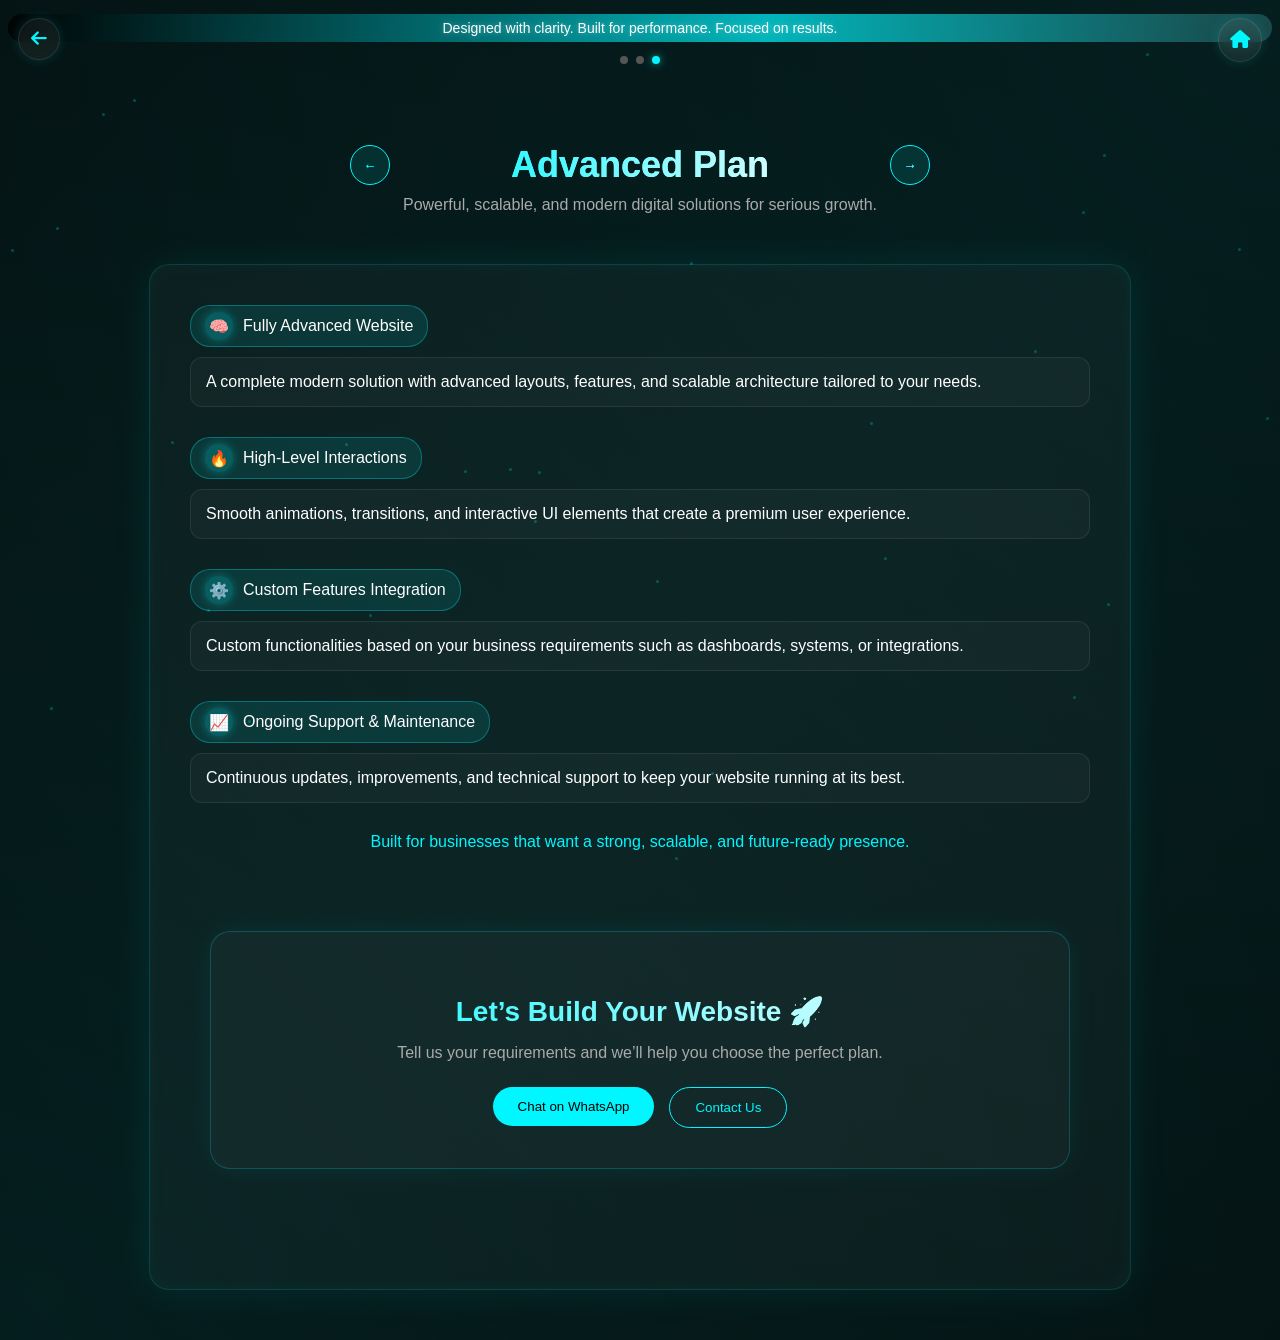
<file: advancedplan.html>
<!doctype html>
<html lang="en">
  <head>
    <meta charset="UTF-8" />
    <meta name="viewport" content="width=device-width, initial-scale=1.0" />
    <title>Plan Details | WebNest</title>
    <link rel="stylesheet" href="css/pricing.css" />
    <link
      rel="stylesheet"
      href="https://cdnjs.cloudflare.com/ajax/libs/font-awesome/6.5.0/css/all.min.css"
    />

    <meta
      name="description"
      content="WebNest Studio builds modern, fast and responsive websites for businesses, colleges and personal brands."
    />

    <meta
      name="keywords"
      content="Web Design, Web Development, WebNest Studio, Business Website, Portfolio Website"
    />

    <meta name="author" content="WebNest Studio" />
    <meta property="og:title" content="WebNest Studio" />
    <meta
      property="og:description"
      content="Modern websites that grow your business."
    />
    <meta property="og:image" content="images/logo/logo.png" />
    <link rel="icon" href="images/logo/logo.png" />
  </head>

  <p class="top-bar">
    Designed with clarity. Built for performance. Focused on results.
  </p>

  <div class="dots">
    <span class="dot"></span>
    <span class="dot"></span>
    <span class="dot active"></span>
  </div>

  <body>
    <!-- TOP ACTION BUTTONS -->

    <div class="top-actions">
      <!-- BACK -->
      <button class="top-icon" onclick="history.back()">
        <i class="fa-solid fa-arrow-left"></i>
      </button>

      <!-- HOME -->
      <a href="home.html" class="top-icon">
        <i class="fa-solid fa-house"></i>
      </a>
    </div>

    <div class="bg-orb orb1"></div>
    <div class="bg-orb orb2"></div>
    <div class="particles"></div>

    <section class="section center">
      <h1 class="plan-name">
        <button class="nav-btn left" onclick="goPrev()">←</button>

        <span id="planTitleText">Advanced Plan</span>

        <button class="nav-btn right" onclick="goNext()">→</button>
      </h1>

      <p>
        Powerful, scalable, and modern digital solutions for serious growth.
      </p>
    </section>

    <section class="plan-container">
      <div class="feature">
        <div class="feature-title">
          <span class="icon">🧠</span> Fully Advanced Website
        </div>
        <div class="feature-desc">
          A complete modern solution with advanced layouts, features, and
          scalable architecture tailored to your needs.
        </div>
      </div>

      <div class="feature">
        <div class="feature-title">
          <span class="icon">🔥</span> High-Level Interactions
        </div>
        <div class="feature-desc">
          Smooth animations, transitions, and interactive UI elements that
          create a premium user experience.
        </div>
      </div>

      <div class="feature">
        <div class="feature-title">
          <span class="icon">⚙️</span> Custom Features Integration
        </div>
        <div class="feature-desc">
          Custom functionalities based on your business requirements such as
          dashboards, systems, or integrations.
        </div>
      </div>

      <div class="feature">
        <div class="feature-title">
          <span class="icon">📈</span> Ongoing Support & Maintenance
        </div>
        <div class="feature-desc">
          Continuous updates, improvements, and technical support to keep your
          website running at its best.
        </div>
      </div>

      <div class="final-note">
        Built for businesses that want a strong, scalable, and future-ready
        presence.
      </div>

      <section class="cta-section">
        <h2>Let’s Build Your Website 🚀</h2>
        <p>
          Tell us your requirements and we’ll help you choose the perfect plan.
        </p>
        <div class="cta-buttons">
          <a
            href="https://wa.me/message/CSTRZB66CZC2C1?text=Hi%2C%20I%E2%80%99d%20like%20to%20build%20a%20modern%20website%20for%20my%20business.%20Can%20we%20discuss%20the%20details%3F"
            target="_blank"
          >
            <button class="btn">Chat on WhatsApp</button>
          </a>
          <a href="index.html#contact">
            <button class="btn-outline">Contact Us</button>
          </a>
        </div>
      </section>
    </section>

    <script src="js/pricing.js"></script>
  </body>
</html>
</file>
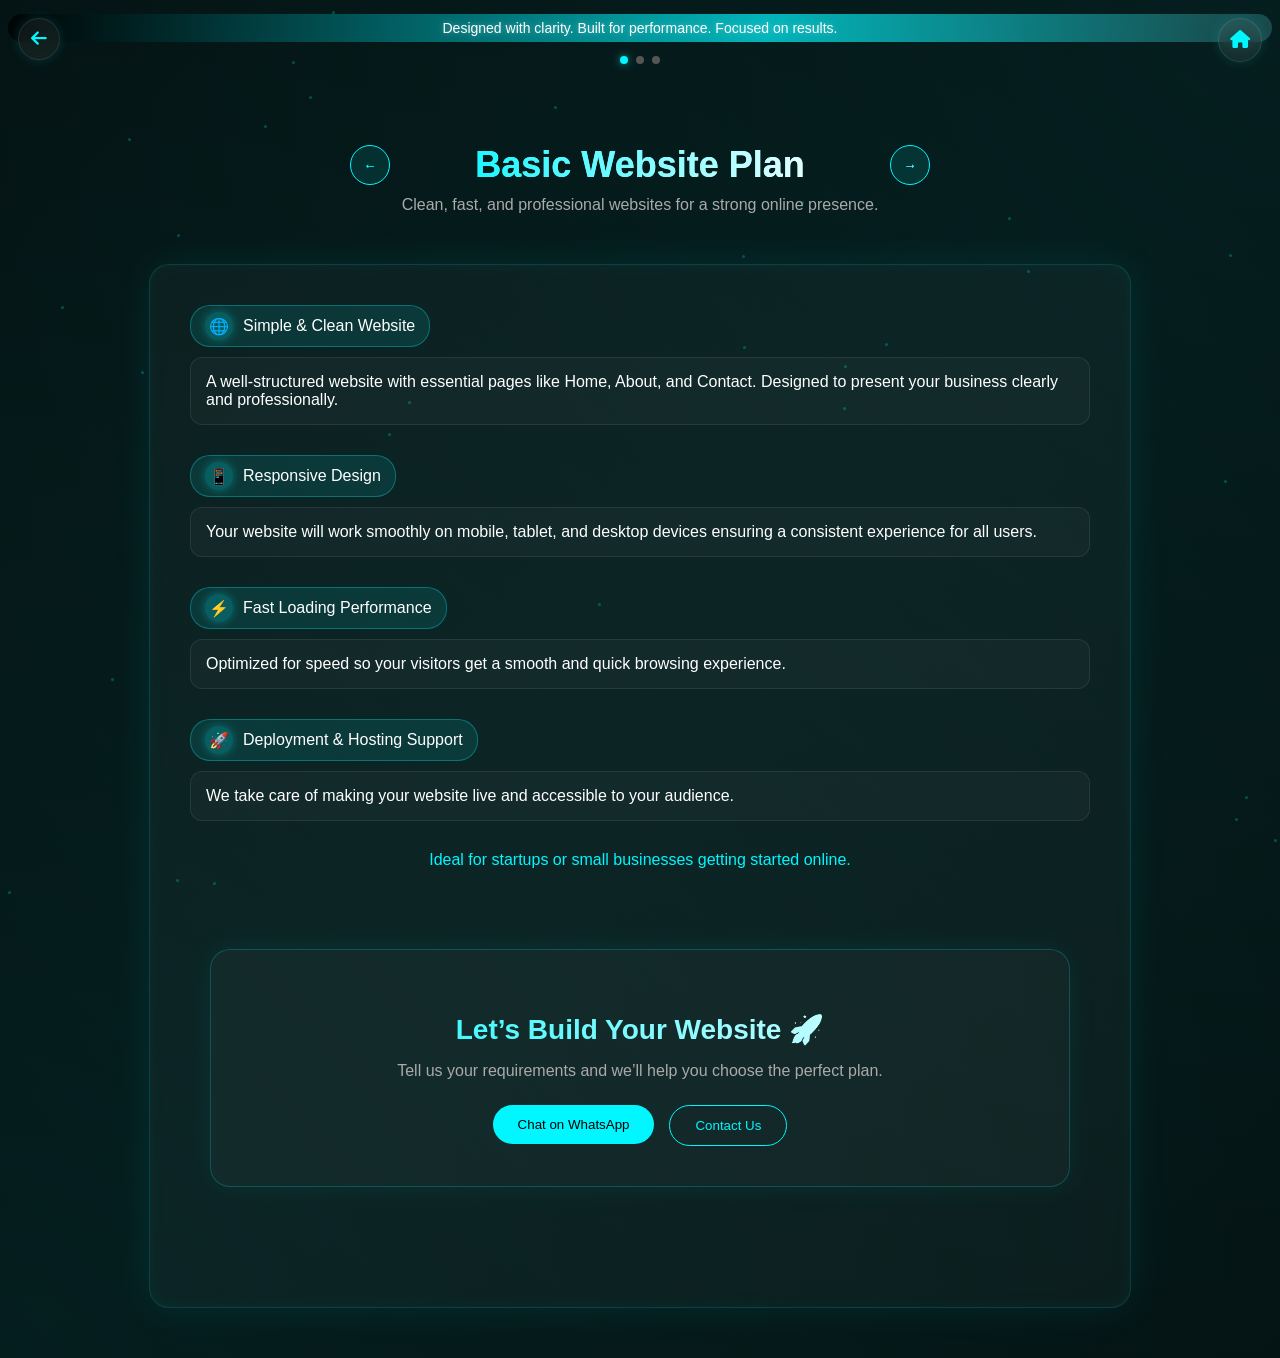
<file: basicplan.html>
<!doctype html>
<html lang="en">
  <head>
    <meta charset="UTF-8" />
    <meta name="viewport" content="width=device-width, initial-scale=1.0" />
    <title>Plan Details | WebNest</title>
    <link rel="stylesheet" href="css/pricing.css" />
    <link
      rel="stylesheet"
      href="https://cdnjs.cloudflare.com/ajax/libs/font-awesome/6.5.0/css/all.min.css"
    />

    <meta
      name="description"
      content="WebNest Studio builds modern, fast and responsive websites for businesses, colleges and personal brands."
    />

    <meta
      name="keywords"
      content="Web Design, Web Development, WebNest Studio, Business Website, Portfolio Website"
    />

    <meta name="author" content="WebNest Studio" />
    <meta property="og:title" content="WebNest Studio" />
    <meta
      property="og:description"
      content="Modern websites that grow your business."
    />
    <meta property="og:image" content="images/logo/logo.png" />

    <link rel="icon" href="images/logo/logo.png" />
  </head>
  <body>
    <p class="top-bar">
      Designed with clarity. Built for performance. Focused on results.
    </p>

    <div class="dots">
      <span class="dot active"></span>
      <span class="dot"></span>
      <span class="dot"></span>
    </div>
    <!-- TOP ACTION BUTTONS -->

    <div class="top-actions">
      <!-- BACK -->
      <button class="top-icon" onclick="history.back()">
        <i class="fa-solid fa-arrow-left"></i>
      </button>

      <!-- HOME -->
      <a href="home.html" class="top-icon">
        <i class="fa-solid fa-house"></i>
      </a>
    </div>

    <div class="bg-orb orb1"></div>
    <div class="bg-orb orb2"></div>
    <div class="particles"></div>

    <section class="section center">
      <h1 class="plan-name">
        <button class="nav-btn left" onclick="goPrev()">←</button>

        <span id="planTitleText">Basic Website Plan</span>

        <button class="nav-btn right" onclick="goNext()">→</button>
      </h1>

      <p>
        Clean, fast, and professional websites for a strong online presence.
      </p>
    </section>

    <section class="plan-container">
      <div class="feature">
        <div class="feature-title">
          <span class="icon">🌐</span> Simple & Clean Website
        </div>
        <div class="feature-desc">
          A well-structured website with essential pages like Home, About, and
          Contact. Designed to present your business clearly and professionally.
        </div>
      </div>

      <div class="feature">
        <div class="feature-title">
          <span class="icon">📱</span> Responsive Design
        </div>
        <div class="feature-desc">
          Your website will work smoothly on mobile, tablet, and desktop devices
          ensuring a consistent experience for all users.
        </div>
      </div>

      <div class="feature">
        <div class="feature-title">
          <span class="icon">⚡</span> Fast Loading Performance
        </div>
        <div class="feature-desc">
          Optimized for speed so your visitors get a smooth and quick browsing
          experience.
        </div>
      </div>

      <div class="feature">
        <div class="feature-title">
          <span class="icon">🚀</span> Deployment & Hosting Support
        </div>
        <div class="feature-desc">
          We take care of making your website live and accessible to your
          audience.
        </div>
      </div>

      <div class="final-note">
        Ideal for startups or small businesses getting started online.
      </div>

      <section class="cta-section">
        <h2>Let’s Build Your Website 🚀</h2>
        <p>
          Tell us your requirements and we’ll help you choose the perfect plan.
        </p>
        <div class="cta-buttons">
          <a
            href="https://wa.me/message/CSTRZB66CZC2C1?text=Hi%2C%20I%E2%80%99d%20like%20to%20build%20a%20modern%20website%20for%20my%20business.%20Can%20we%20discuss%20the%20details%3F"
            target="_blank"
          >
            <button class="btn">Chat on WhatsApp</button>
          </a>
          <a href="index.html#contact">
            <button class="btn-outline">Contact Us</button>
          </a>
        </div>
      </section>
    </section>

    <script src="js/pricing.js"></script>
  </body>
</html>
</file>
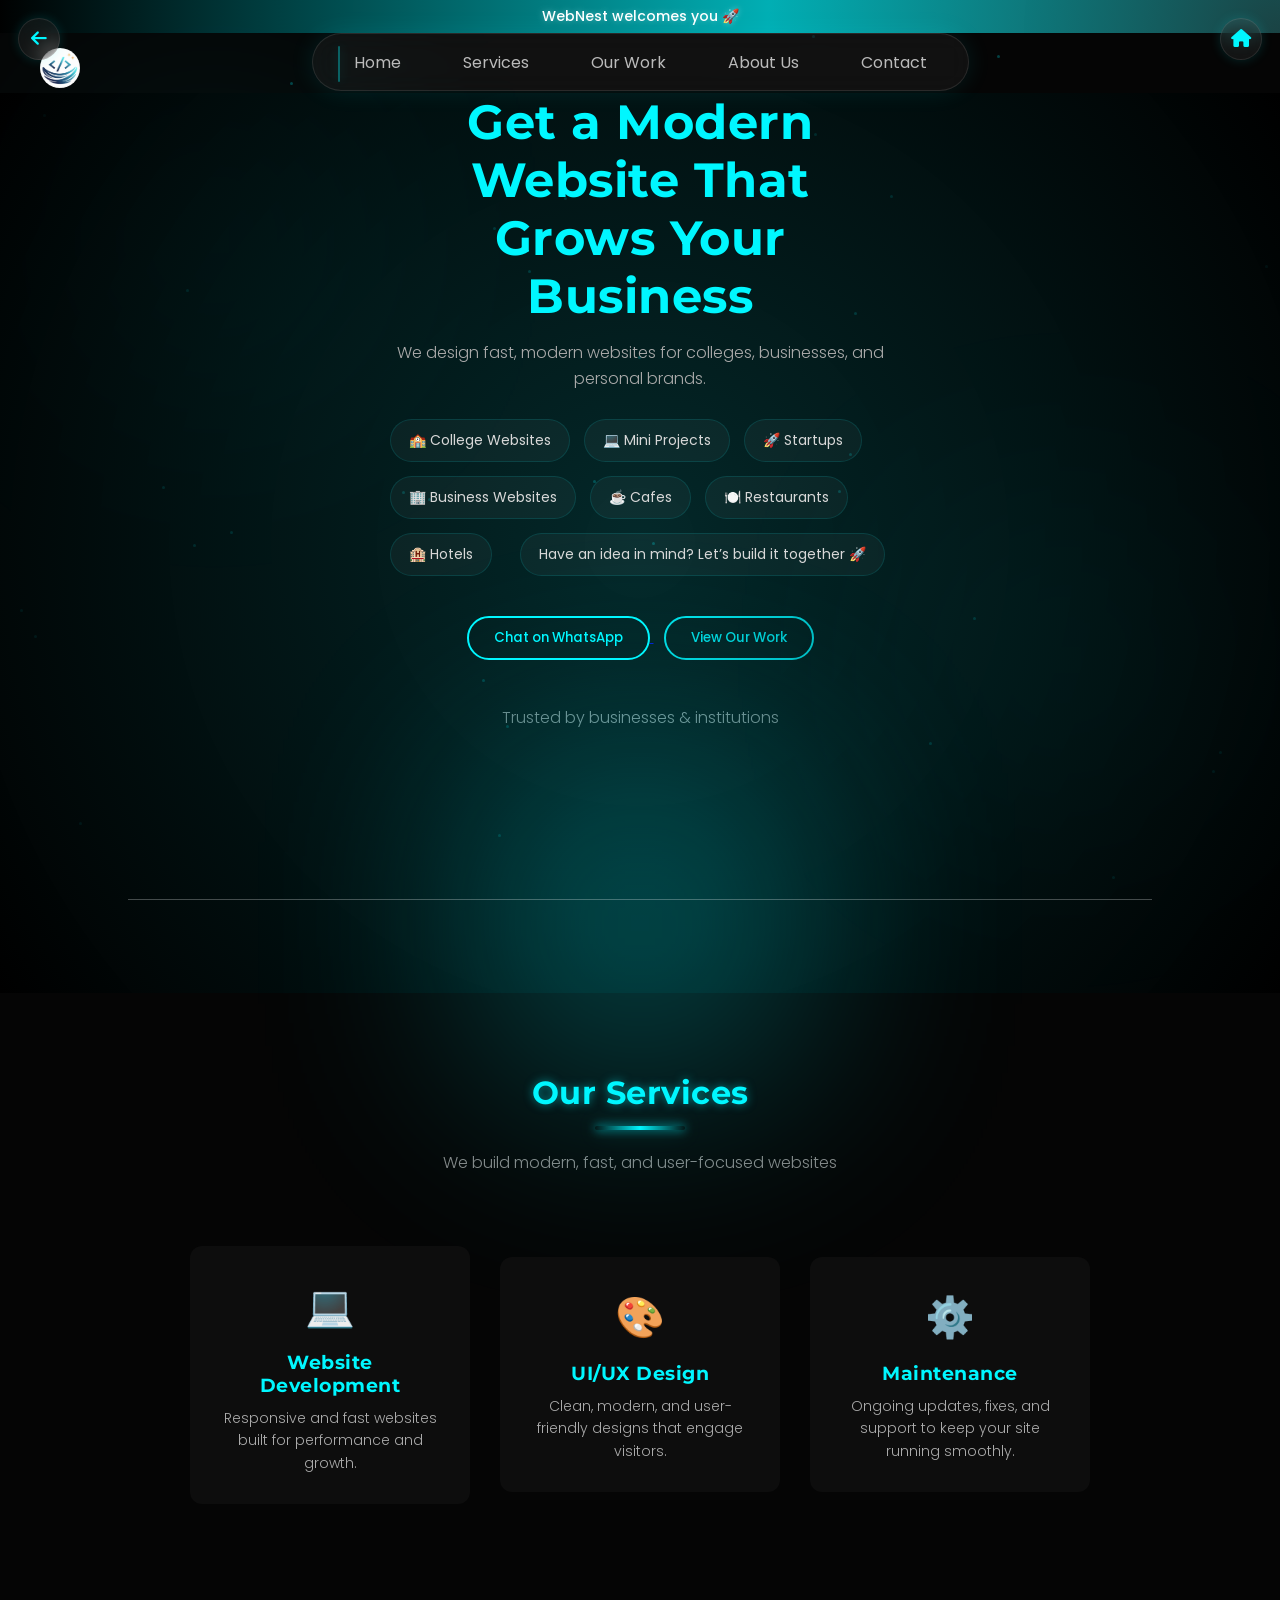
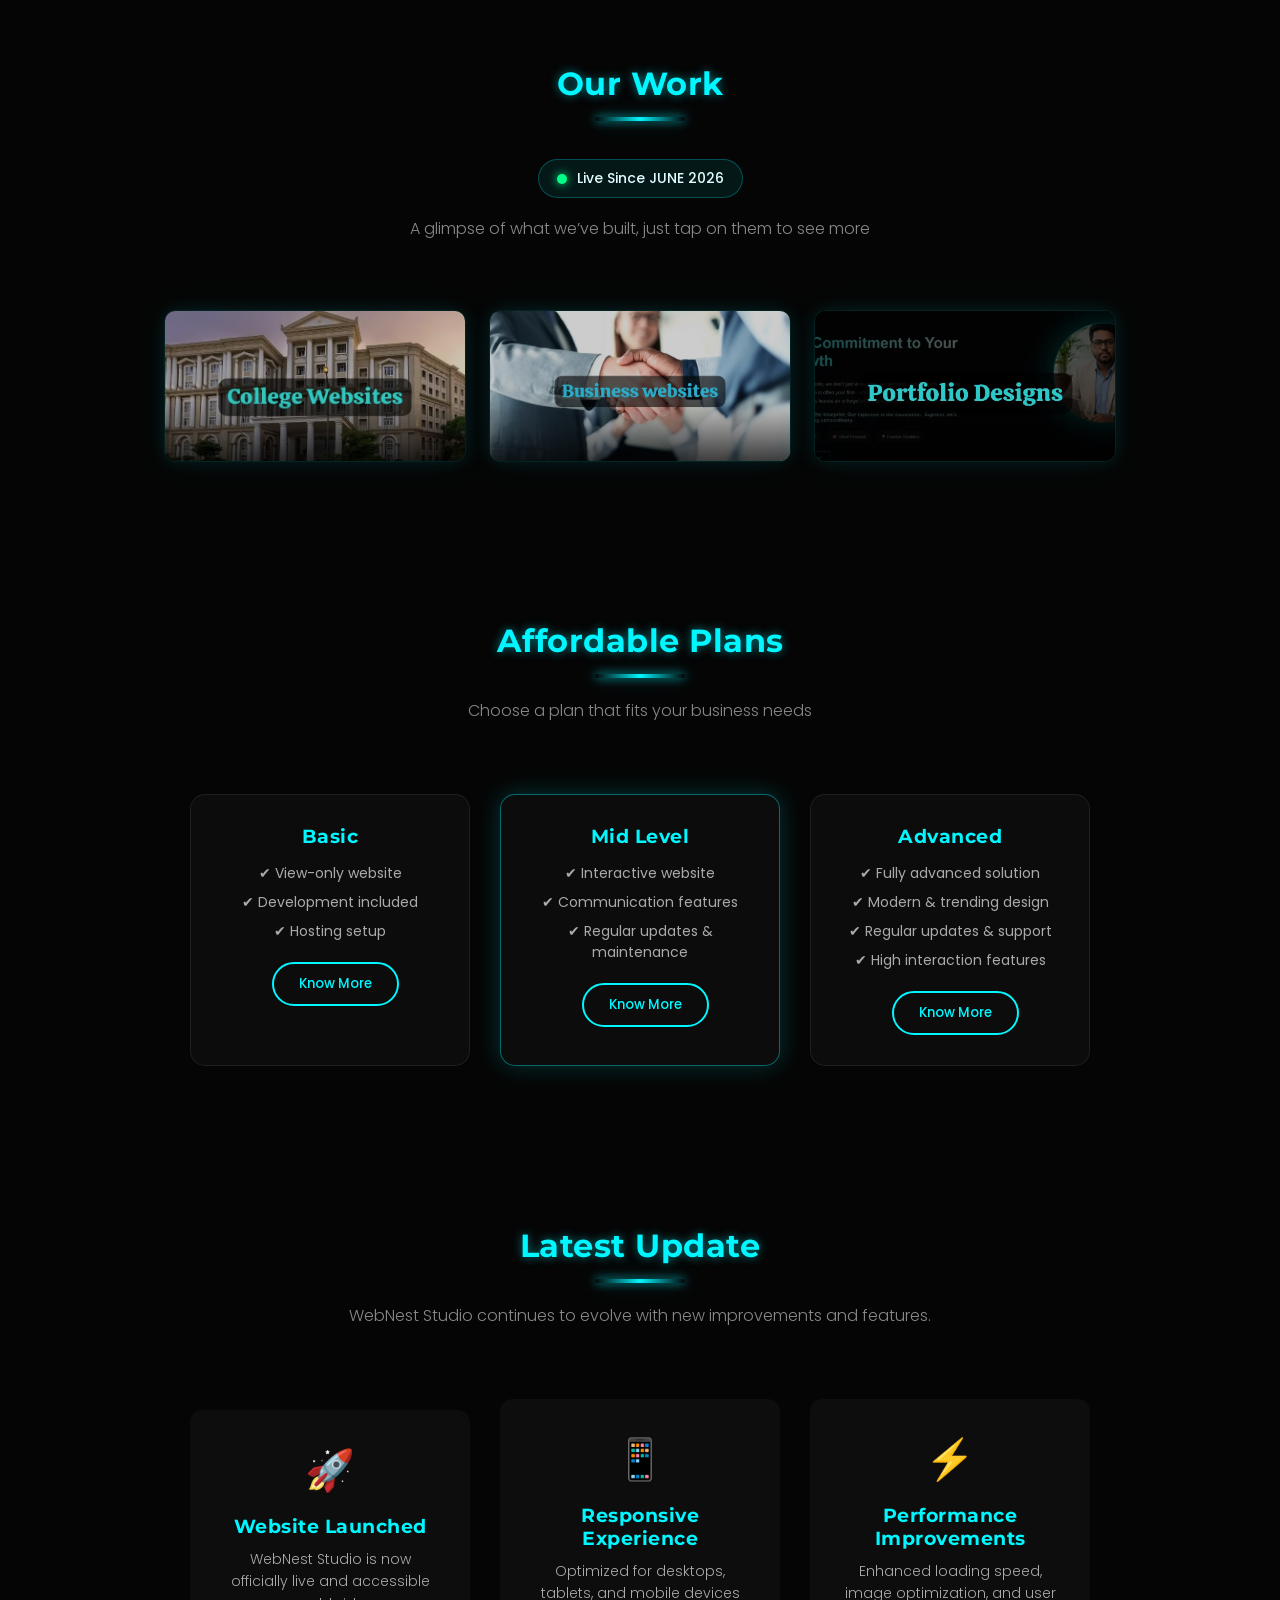
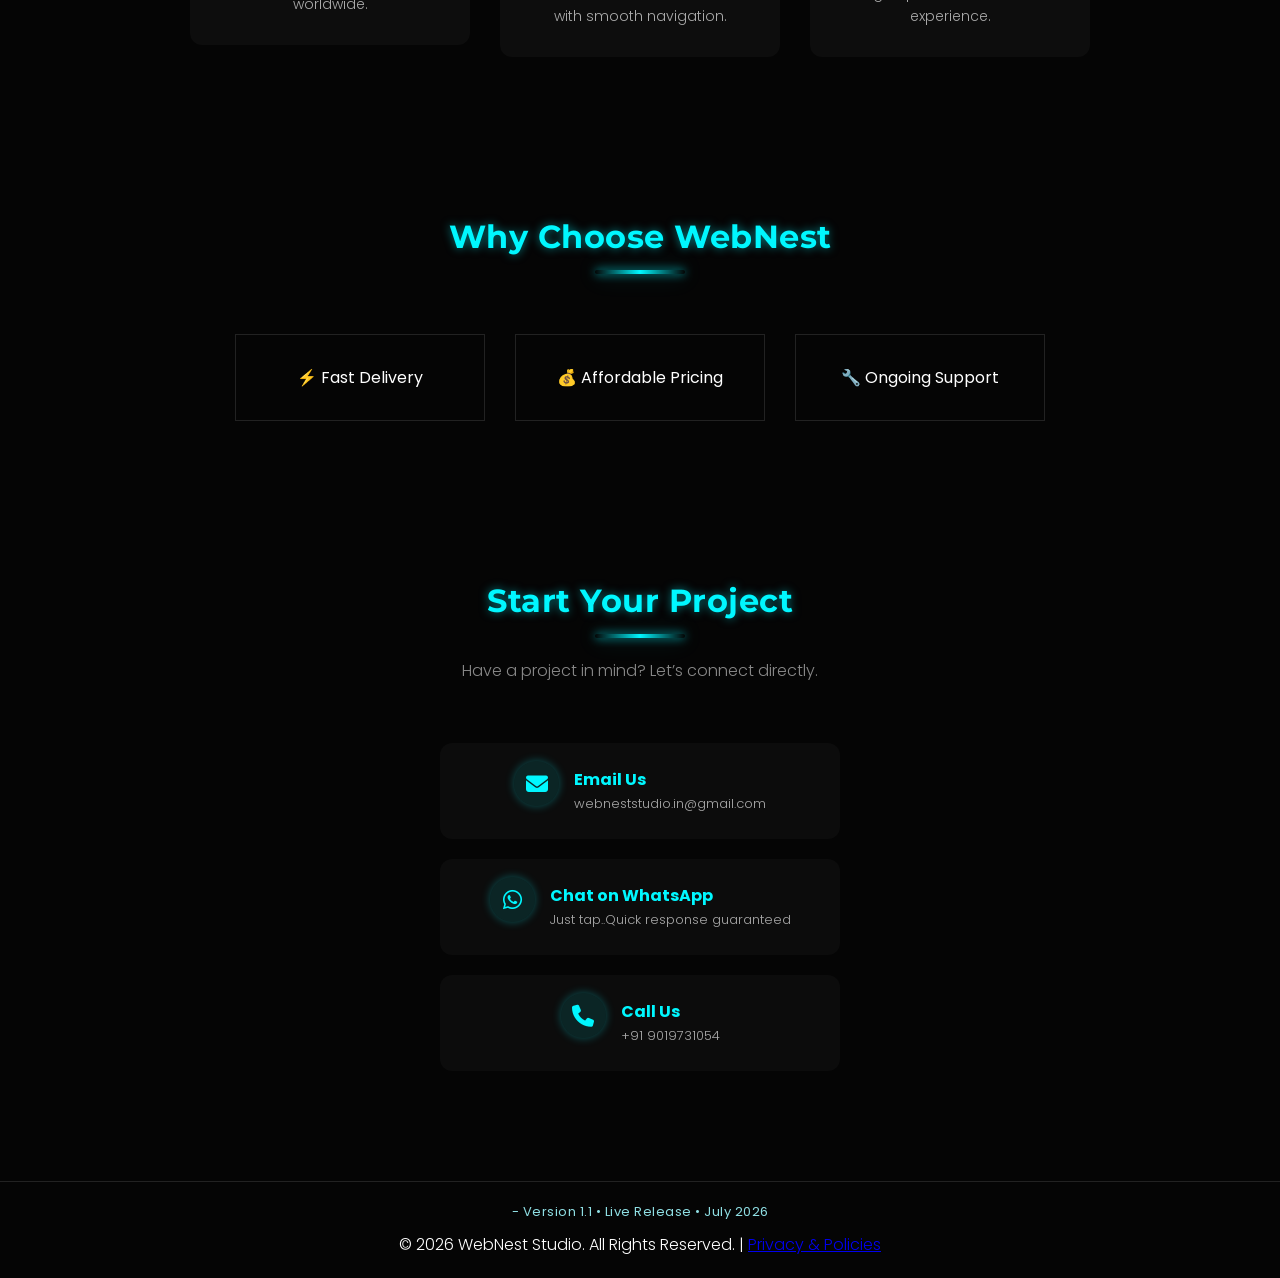
<file: home.html>
<!doctype html>
<html lang="en">
  <head>
    <meta charset="UTF-8" />
    <meta name="viewport" content="width=device-width, initial-scale=1.0" />
    <title>WebNest Studio</title>

    <link
      href="https://fonts.googleapis.com/css2?family=Montserrat:wght@600;700&family=Poppins:wght@300;400;500;600&display=swap"
      rel="stylesheet"
    />

    <link
      rel="stylesheet"
      href="https://cdnjs.cloudflare.com/ajax/libs/font-awesome/6.5.0/css/all.min.css"
    />

    <link rel="stylesheet" href="css/style.css" />
    <meta
      name="description"
      content="WebNest Studio builds modern, fast and responsive websites for businesses, colleges and personal brands."
    />

    <meta
      name="keywords"
      content="Web Design, Web Development, WebNest Studio, Business Website, Portfolio Website"
    />

    <meta name="author" content="WebNest Studio" />
    <meta property="og:title" content="WebNest Studio" />
    <meta
      property="og:description"
      content="Modern websites that grow your business."
    />
    <meta property="og:image" content="images/logo/logo.png" />
    <link rel="icon" href="images/logo/logo.png" />
  </head>

  <body>
    <!-- TOP ACTION BUTTONS -->

    <div class="top-actions">
      <!-- BACK -->
      <button class="top-icon" onclick="history.back()">
        <i class="fa-solid fa-arrow-left"></i>
      </button>

      <!-- HOME -->
      <a href="home.html" class="top-icon">
        <i class="fa-solid fa-house"></i>
      </a>
    </div>

    <div class="particles"></div>

    <div class="orb orb1"></div>
    <div class="orb orb2"></div>

    <div class="top-bar">WebNest welcomes you 🚀</div>

    <!-- NAVBAR -->
    <nav class="navbar">
      <div class="logo">
        <img src="images/logo/logo.png" alt="logo" height="30" />
      </div>

      <div class="nav-pill">
        <ul class="nav-links">
          <div class="nav-bubble"></div>

          <li><a href="#hero">Home</a></li>
          <li><a href="#services">Services</a></li>
          <li><a href="#portfolio">Our Work</a></li>
          <li><a href="about.html">About Us</a></li>
          <li><a href="#contact">Contact</a></li>
        </ul>
      </div>
    </nav>

    <!-- HERO -->
    <section class="hero">
      <div class="hero-left">
        <h1 class="fade-up">Get a Modern Website That Grows Your Business</h1>
        <p class="fade-up">
          We design fast, modern websites for colleges, businesses, and personal
          brands.
        </p>

        <div class="hero-tags fade-up">
          <span>🏫 College Websites</span>

          <span>💻 Mini Projects</span>

          <span>🚀 Startups</span>

          <span>🏢 Business Websites</span>

          <span>☕ Cafes</span>

          <span>🍽️ Restaurants</span>

          <span>🏨 Hotels</span><br />

          <span>Have an idea in mind? Let’s build it together 🚀</span>
        </div>

        <div class="hero-buttons">
          <a
            href="https://wa.me/message/CSTRZB66CZC2C1?text=Hi%2C%20I%E2%80%99d%20like%20to%20build%20a%20modern%20website%20for%20my%20business.%20Can%20we%20discuss%20the%20details%3F    "
            target="_blank"
          >
            <button class="btn">Chat on WhatsApp</button>
          </a>

          <a href="#portfolio"
            ><button class="btn-outline">View Our Work</button></a
          >
        </div>
      </div>
      <div class="hero-trust">
        <p>Trusted by businesses & institutions</p>

        <div class="trust-items">
          <span class="trust-item">⚡ Fast Delivery</span>
          <span class="trust-item">💰 Affordable</span>
          <span class="trust-item">🔧 Ongoing Support</span>
        </div>
      </div>

      <div class="hero-right">
        <div class="glow-box"></div>
      </div>
    </section>

    <!-- SERVICES -->
    <section id="services" class="section">
      <div class="section-header">
        <h2>Our Services</h2>
        <p class="section-sub">
          We build modern, fast, and user-focused websites
        </p>
        <div class="section-line"></div>
      </div>

      <div class="services">
        <div class="service-card fade-up">
          <div class="icon">💻</div>
          <h3>Website Development</h3>
          <p>Responsive and fast websites built for performance and growth.</p>
        </div>

        <div class="service-card fade-up">
          <div class="icon">🎨</div>
          <h3>UI/UX Design</h3>
          <p>Clean, modern, and user-friendly designs that engage visitors.</p>
        </div>

        <div class="service-card fade-up">
          <div class="icon">⚙️</div>
          <h3>Maintenance</h3>
          <p>
            Ongoing updates, fixes, and support to keep your site running
            smoothly.
          </p>
        </div>
      </div>
    </section>

    <!-- PORTFOLIO -->
    <section id="portfolio" class="section">
      <h2>Our Work</h2>

      <div class="live-badge fade-up">
        <span class="live-dot"></span>
        Live Since JUNE 2026
        <!--  v1.1 update  -->
      </div>
      <p class="section-sub">
        A glimpse of what we’ve built, just tap on them to see more
      </p>

      <div class="portfolio">
        <div class="project fade-up" onclick="goToWork()">
          <img src="images/projects/project1.webp" alt="Project 1" />

          <div class="overlay">
            <h3>College Website</h3>

            <button href="work.html" class="view-btn">View Project</button>
          </div>
        </div>

        <div class="project fade-up" onclick="goToWork()">
          <img src="images/projects/project2.webp" alt="Project 2" />

          <div class="overlay">
            <h3>Business Website</h3>
            <button class="view-btn">View Project</button>
          </div>
        </div>

        <div class="project fade-up" onclick="goToWork()">
          <img src="images/projects/project3.webp" alt="Project 3" />
          <div class="overlay">
            <h3>Portfolio Design</h3>
            <button class="view-btn">View Project</button>
          </div>
        </div>
      </div>
    </section>

    <!------------ PRICING -------------->
    <section class="section">
      <div class="section-header">
        <h2>Affordable Plans</h2>
        <p class="section-sub">Choose a plan that fits your business needs</p>
        <div class="section-line"></div>
      </div>

      <div class="pricing">
        <!-- BASIC -->
        <div class="price-card">
          <h3>Basic</h3>
          <ul>
            <li>✔ View-only website</li>
            <li>✔ Development included</li>
            <li>✔ Hosting setup</li>
          </ul>
          <a href="basicplan.html"
            ><button class="btn-outline">Know More</button></a
          >
        </div>

        <!-- MID -->
        <div class="price-card highlight">
          <h3>Mid Level</h3>
          <ul>
            <li>✔ Interactive website</li>
            <li>✔ Communication features</li>
            <li>✔ Regular updates & maintenance</li>
          </ul>
          <a href="midplan.html"
            ><button class="btn-outline">Know More</button></a
          >
        </div>

        <!-- ADVANCED -->
        <div class="price-card">
          <h3>Advanced</h3>
          <ul>
            <li>✔ Fully advanced solution</li>
            <li>✔ Modern & trending design</li>
            <li>✔ Regular updates & support</li>
            <li>✔ High interaction features</li>
          </ul>
          <a href="advancedplan.html"
            ><button class="btn-outline">Know More</button></a
          >
        </div>
      </div>
    </section>

    <!-- LATEST UPDATE          v1.0 -->
    <section class="section">
      <div class="section-header">
        <h2>Latest Update</h2>
        <p class="section-sub">
          WebNest Studio continues to evolve with new improvements and features.
        </p>
        <div class="section-line"></div>
      </div>

      <div class="services">
        <div class="service-card fade-up">
          <div class="icon">🚀</div>
          <h3>Website Launched</h3>
          <p>WebNest Studio is now officially live and accessible worldwide.</p>
        </div>

        <div class="service-card fade-up">
          <div class="icon">📱</div>
          <h3>Responsive Experience</h3>
          <p>
            Optimized for desktops, tablets, and mobile devices with smooth
            navigation.
          </p>
        </div>

        <div class="service-card fade-up">
          <div class="icon">⚡</div>
          <h3>Performance Improvements</h3>
          <p>
            Enhanced loading speed, image optimization, and user experience.
          </p>
        </div>
      </div>
    </section>

    <!-- WHY CHOOSE US -->
    <section class="section">
      <h2>Why Choose WebNest</h2>

      <div class="services">
        <div class="card">⚡ Fast Delivery</div>
        <div class="card">💰 Affordable Pricing</div>
        <div class="card">🔧 Ongoing Support</div>
      </div>
    </section>

    <!-- CONTACT -->
    <section id="contact" class="section contact">
      <h2>Start Your Project</h2>
      <p class="section-sub">Have a project in mind? Let’s connect directly.</p>

      <div class="contact-cards">
        <!-- EMAIL -->
        <a
          href="https://mail.google.com/mail/?view=cm&fs=1&to=webneststudio.in@gmail.com&su=Project Inquiry&body=Hi, I want to build a website"
          target="_blank"
          class="contact-item fade-up"
        >
          <i class="fa-solid fa-envelope icon"></i>
          <div>
            <h4>Email Us</h4>
            <p>webneststudio.in@gmail.com</p>
          </div>
        </a>

        <!-- WHATSAPP -->
        <a
          href="https://wa.me/message/CSTRZB66CZC2C1?text=Hi%2C%20I%E2%80%99d%20like%20to%20build%20a%20modern%20website%20for%20my%20business.%20Can%20we%20discuss%20the%20details%3F"
          target="_blank"
          class="contact-item fade-up"
        >
          <i class="fa-brands fa-whatsapp icon"></i>
          <div>
            <h4>Chat on WhatsApp</h4>
            <p>Just tap..Quick response guaranteed</p>
          </div>
        </a>

        <!-- CALL -->
        <a href="tel:9019731054" class="contact-item fade-up">
          <i class="fa-solid fa-phone icon"></i>
          <div>
            <h4>Call Us</h4>
            <p>+91 9019731054</p>
          </div>
        </a>
      </div>
    </section>

    <footer>
      <div class="footer-version">
        <!--  v1.1 -->
        - Version 1.1 • Live Release • July 2026
      </div>

      <p>
        © 2026 WebNest Studio. All Rights Reserved. |
        <a href="legal.html">Privacy & Policies</a>
      </p>
    </footer>

    <script src="js/script.js"></script>
  </body>
</html>
</file>
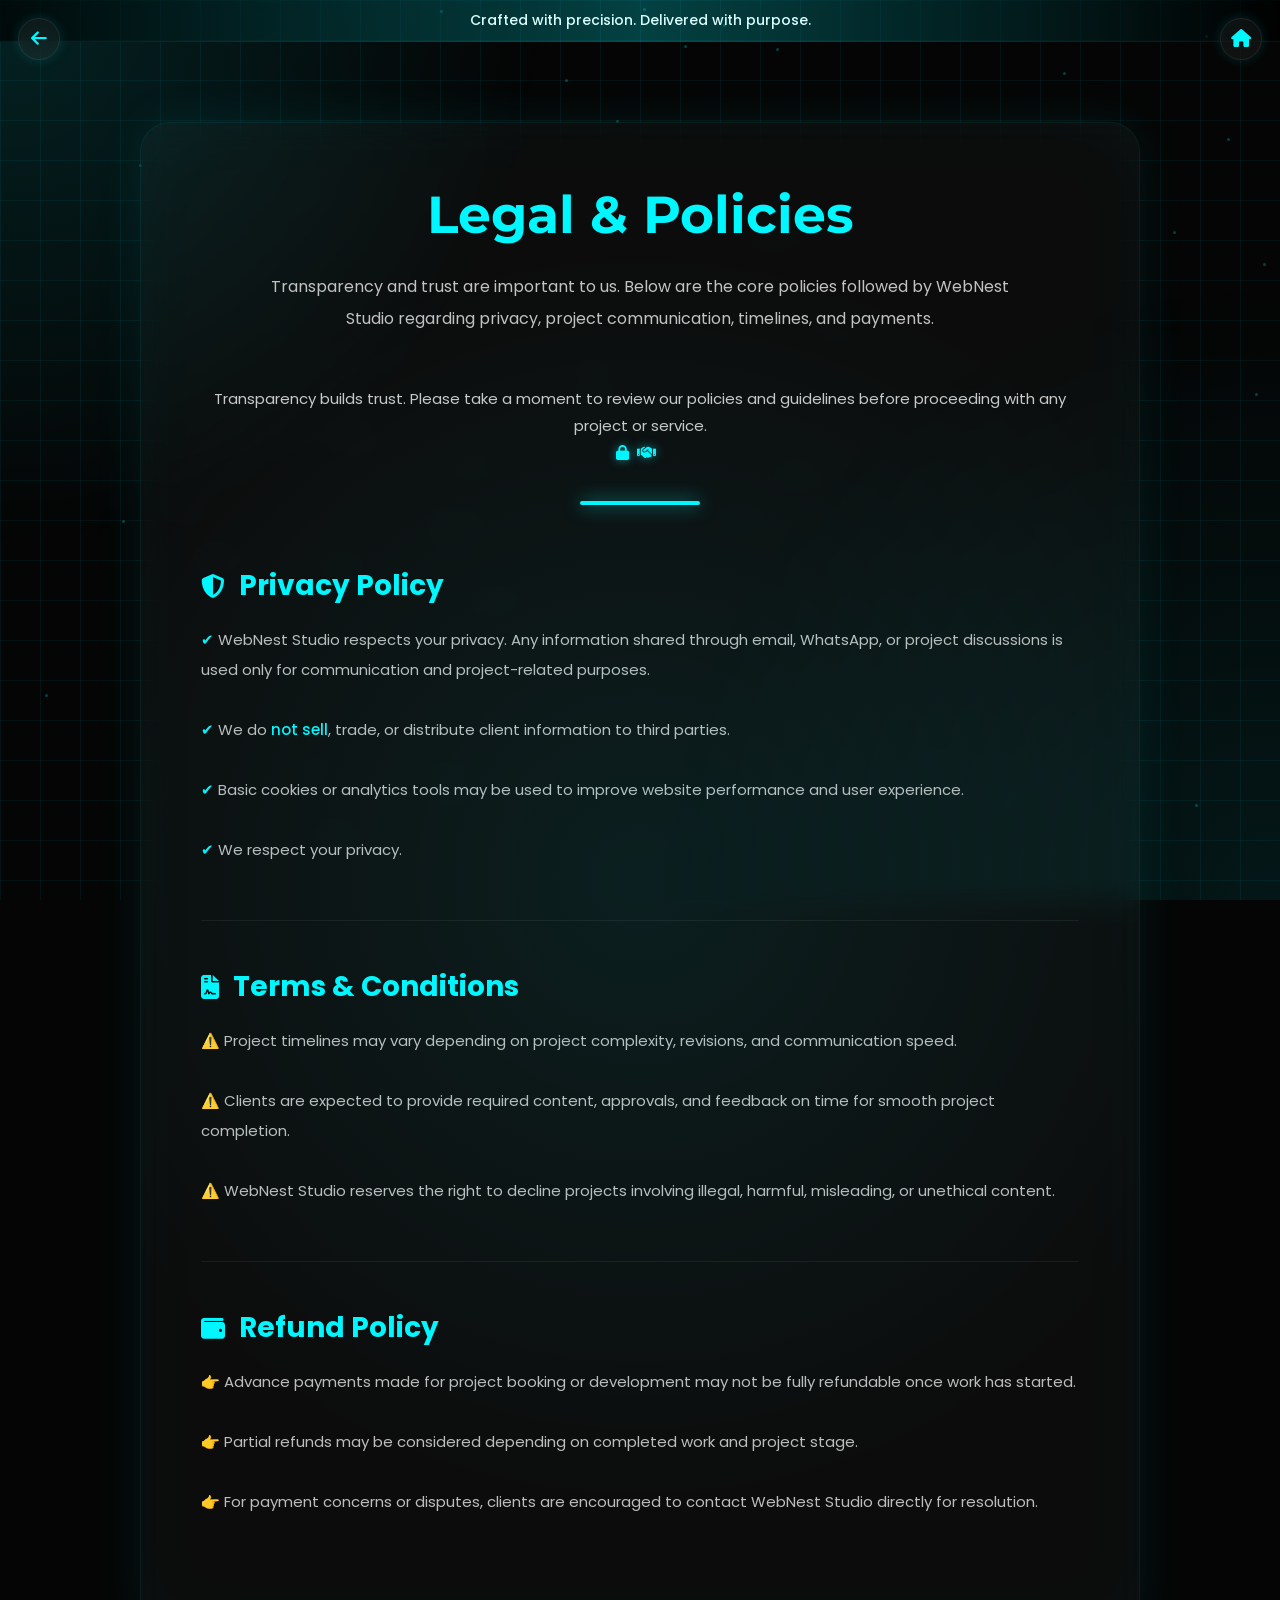
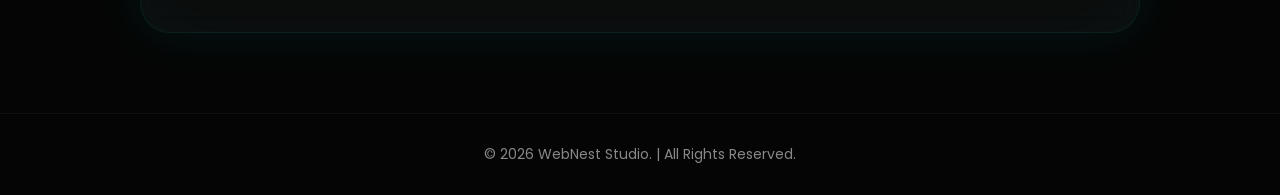
<file: legal.html>
<!DOCTYPE html>
<html lang="en">
<head>
<meta charset="UTF-8">
<meta name="viewport" content="width=device-width, initial-scale=1.0">

<title>Legal & Policies | WebNest Studio</title>
<meta name="description" content="WebNest Studio builds modern, fast and responsive websites for businesses, colleges and personal brands.">

<meta name="keywords" content="Web Design, Web Development, WebNest Studio, Business Website, Portfolio Website">

<meta name="author" content="WebNest Studio">
<meta property="og:title" content="WebNest Studio">
<meta property="og:description" content="Modern websites that grow your business.">
<meta property="og:image" content="images/logo/logo.png">
<link rel="icon" href="images/logo/logo.png">
<link href="https://fonts.googleapis.com/css2?family=Montserrat:wght@600;700&family=Poppins:wght@300;400;500;600&display=swap" rel="stylesheet">

<link rel="stylesheet" href="https://cdnjs.cloudflare.com/ajax/libs/font-awesome/6.5.0/css/all.min.css">

<style>

/* ---------------- GLOBAL ---------------- */

*{
    margin:0;
    padding:0;
    box-sizing:border-box;
}

body{
    font-family:'Poppins',sans-serif;
    color:white;
    overflow-x:hidden;
    background:#050505;
    position:relative;
}
.policy-block p{
    line-height:2;
}

.policy-block p span{
    color:#00f7ff;
}

/* GRID BACKGROUND */

body::before{
    content:"";
    position:fixed;
    inset:0;

    background-image:
    linear-gradient(rgba(0,247,255,0.06) 1px, transparent 1px),
    linear-gradient(90deg, rgba(0,247,255,0.06) 1px, transparent 1px);

    background-size:40px 40px;

    z-index:-3;
}

/* GLOW */

body::after{
    content:"";
    position:fixed;
    inset:0;

    background:
    radial-gradient(circle at top left, rgba(0,247,255,0.12), transparent 35%),
    radial-gradient(circle at bottom right, rgba(0,247,255,0.08), transparent 40%);

    z-index:-2;
}

/* PARTICLES */

.particles{
    position:fixed;
    inset:0;
    z-index:-1;
    overflow:hidden;
}

.particles span{
    position:absolute;

    width:3px;
    height:3px;

    background:#00f7ff;

    border-radius:50%;

    opacity:0.25;

    animation:floatParticle linear infinite;
}

@keyframes floatParticle{

    from{
        transform:translateY(0);
        opacity:0;
    }

    20%{
        opacity:0.5;
    }

    to{
        transform:translateY(-100vh);
        opacity:0;
    }
}

/* ---------------- TOP BAR ---------------- */

.top-bar{
    width:100%;
    text-align:center;

    padding:10px 0;

    font-size:14px;
    font-weight:500;

    color:#d9ffff;

    background:
    linear-gradient(
        90deg,
        rgba(0,0,0,0.7),
        rgba(0,247,255,0.25),
        rgba(0,0,0,0.7)
    );

    border-bottom:1px solid rgba(255,255,255,0.05);
}

/* ---------------- TOP ACTIONS ---------------- */

.top-actions{
    position:fixed;

    top:18px;
    left:18px;
    right:18px;

    display:flex;
    justify-content:space-between;

    z-index:9999;

    pointer-events:none;
}

.top-icon{
    width:42px;
    height:42px;

    border-radius:50%;

    display:flex;
    align-items:center;
    justify-content:center;

    text-decoration:none;

    color:#00f7ff;
    font-size:18px;

    background:rgba(255,255,255,0.05);

    backdrop-filter:blur(12px);

    border:1px solid rgba(255,255,255,0.08);

    box-shadow:0 0 12px rgba(0,247,255,0.15);

    transition:0.3s ease;

    pointer-events:auto;
}

.top-icon:hover{
    transform:translateY(-3px);

    background:rgba(0,247,255,0.12);

    box-shadow:0 0 18px rgba(0,247,255,0.35);
}

/* ---------------- SECTION ---------------- */

.section{
    padding:80px 20px;
    display:flex;
    justify-content:center;
}

/* ---------------- MAIN CONTAINER ---------------- */

.policy-container{

    width:100%;
    max-width:1000px;

    padding:60px;

    border-radius:30px;

    background:rgba(255,255,255,0.03);

    backdrop-filter:blur(14px);

    border:1px solid rgba(0,247,255,0.08);

    box-shadow:
    0 0 50px rgba(0,247,255,0.08),
    inset 0 0 80px rgba(0,247,255,0.03);

    position:relative;

    overflow:hidden;
}

/* GLOW EDGE */

.policy-container::before{
    content:"";
    position:absolute;
    inset:0;

    background:
    radial-gradient(circle at center, rgba(0,247,255,0.08), transparent 70%);

    pointer-events:none;
}

/* TITLE */

.policy-container h1{
    text-align:center;

    font-size:52px;

    color:#00f7ff;

    margin-bottom:25px;

    font-family:'Montserrat',sans-serif;
}

/* INTRO */

.intro{
    text-align:center;

    color:#c2c2c2;

    line-height:2;

    max-width:780px;

    margin:0 auto 50px;
}

/* DIVIDER */

.line{
    width:120px;
    height:4px;

    background:#00f7ff;

    margin:0 auto 60px;

    border-radius:50px;

    box-shadow:0 0 18px rgba(0,247,255,0.7);
}

/* POLICY BLOCK */

.policy-block{
    margin-bottom:55px;
}

/* HEAD */

.policy-head{
    display:flex;
    align-items:center;
    gap:14px;

    margin-bottom:18px;
}

.policy-head i{
    color:#00f7ff;
    font-size:24px;
}

.policy-head h2{
    color:#00f7ff;
    font-size:28px;
}

/* TEXT */

.policy-block p{
    color:#bdbdbd;

    line-height:2;

    font-size:15px;
}

.policy-block span{
    color:#00f7ff;
    font-weight:500;
}

/* SECTION DIVIDER */

.policy-divider{
    width:100%;
    height:1px;

    background:rgba(255,255,255,0.06);

    margin:45px 0;
}

/* FOOTER */

footer{
    text-align:center;

    padding:30px 15px;

    border-top:1px solid rgba(255,255,255,0.05);

    color:#888;

    font-size:14px;
}

/* ---------------- MOBILE ---------------- */

@media(max-width:768px){

    .policy-container{
        padding:35px 22px;
        border-radius:22px;
    }

    .policy-container h1{
        font-size:34px;
        line-height:1.3;
    }

    .intro{
        font-size:14px;
        line-height:1.9;
    }

    .policy-head h2{
        font-size:22px;
    }

    .policy-block p{
        font-size:14px;
    }

    .top-actions{
        top:12px;
        left:12px;
        right:12px;
    }

    .top-icon{
        width:38px;
        height:38px;
        font-size:16px;
    }

    .top-bar{
        font-size:12px;
        padding:8px 10px;
    }
}

.policy-note{
    text-align:center;

    color:#d0d0d0;

    margin-bottom:35px;

    font-size:15px;

    line-height:1.8;
}
.policy-note{
    color:#bfbfbf;
}

.policy-note span{
    color:#00f7ff;
}
.policy-note{
    text-align:center;

    color:#c9c9c9;

    margin-bottom:35px;

    line-height:1.8;

    font-size:15px;
}

.policy-note i{
    color:#00f7ff;

    margin-right:8px;

    text-shadow:0 0 10px rgba(0,247,255,0.5);
}

</style>
</head>

<body>

    

<!-- PARTICLES -->

<div class="particles"></div>

<!-- TOP BAR -->

<div class="top-bar">
    Crafted with precision. Delivered with purpose.
</div>

<!-- TOP ACTIONS -->

<div class="top-actions">

    <button class="top-icon" onclick="history.back()">
        <i class="fa-solid fa-arrow-left"></i>
    </button>

    <a href="home.html" class="top-icon">
        <i class="fa-solid fa-house"></i>
    </a>

</div>

<!-- MAIN -->

<section class="section">

    <div class="policy-container">

        <h1>Legal & Policies</h1>

        <p class="intro">
            Transparency and trust are important to us. 
            Below are the core policies followed by WebNest Studio regarding 
            privacy, project communication, timelines, and payments.
        </p>

        <p class="policy-note">
            Transparency builds trust. Please take a moment to review our policies and guidelines before proceeding with any project or service.<br> <i class="fa-solid fa-lock"></i><i class="fa-solid fa-handshake"></i>
</p>

        <div class="line"></div>

        <!-- PRIVACY -->

        <div class="policy-block">

            <div class="policy-head">
                <i class="fa-solid fa-shield-halved"></i>
                <h2>Privacy Policy</h2>
            </div>

            <p><span>✔</span>
                WebNest Studio respects your privacy. Any information shared through 
                email, WhatsApp, or project discussions is used only for communication 
                and project-related purposes.<br><br>

                <span>✔</span> We do <span>not sell</span>, trade, or distribute client information 
                to third parties.<br><br>

                <span>✔</span> Basic cookies or analytics tools may be used to improve website 
                performance and user experience.<br><br>
                <span>✔</span> We respect your privacy.
            </p>

        </div>

        <div class="policy-divider"></div>

        <!-- TERMS -->

        <div class="policy-block">

            <div class="policy-head">
                <i class="fa-solid fa-file-contract"></i>
                <h2>Terms & Conditions</h2>
            </div>

            <p>
                ⚠️ Project timelines may vary depending on project complexity, revisions, 
                and communication speed.<br><br>

                ⚠️ Clients are expected to provide required content, approvals, and 
                feedback on time for smooth project completion.<br><br>

                ⚠️ WebNest Studio reserves the right to decline projects involving 
                illegal, harmful, misleading, or unethical content.
            </p>

        </div>

        <div class="policy-divider"></div>

        <!-- REFUND -->

        <div class="policy-block">

            <div class="policy-head">
                <i class="fa-solid fa-wallet"></i>
                <h2>Refund Policy</h2>
            </div>

            <p>
                👉 Advance payments made for project booking or development may not be 
                fully refundable once work has started.<br><br>

                👉 Partial refunds may be considered depending on completed work and 
                project stage.<br><br>

                👉 For payment concerns or disputes, clients are encouraged to contact 
                WebNest Studio directly for resolution.
            </p>

        </div>

    </div>

</section>

<footer>
    © 2026 WebNest Studio. | All Rights Reserved.
</footer>

<script>

/* PARTICLES */

const particles = document.querySelector('.particles');

for(let i=0;i<40;i++){

    const span = document.createElement('span');

    span.style.left = Math.random()*100 + 'vw';
    span.style.top = Math.random()*100 + 'vh';

    span.style.animationDuration = (6 + Math.random()*10) + 's';
    span.style.animationDelay = Math.random()*5 + 's';

    particles.appendChild(span);
}

</script>

</body>
</html>
</file>
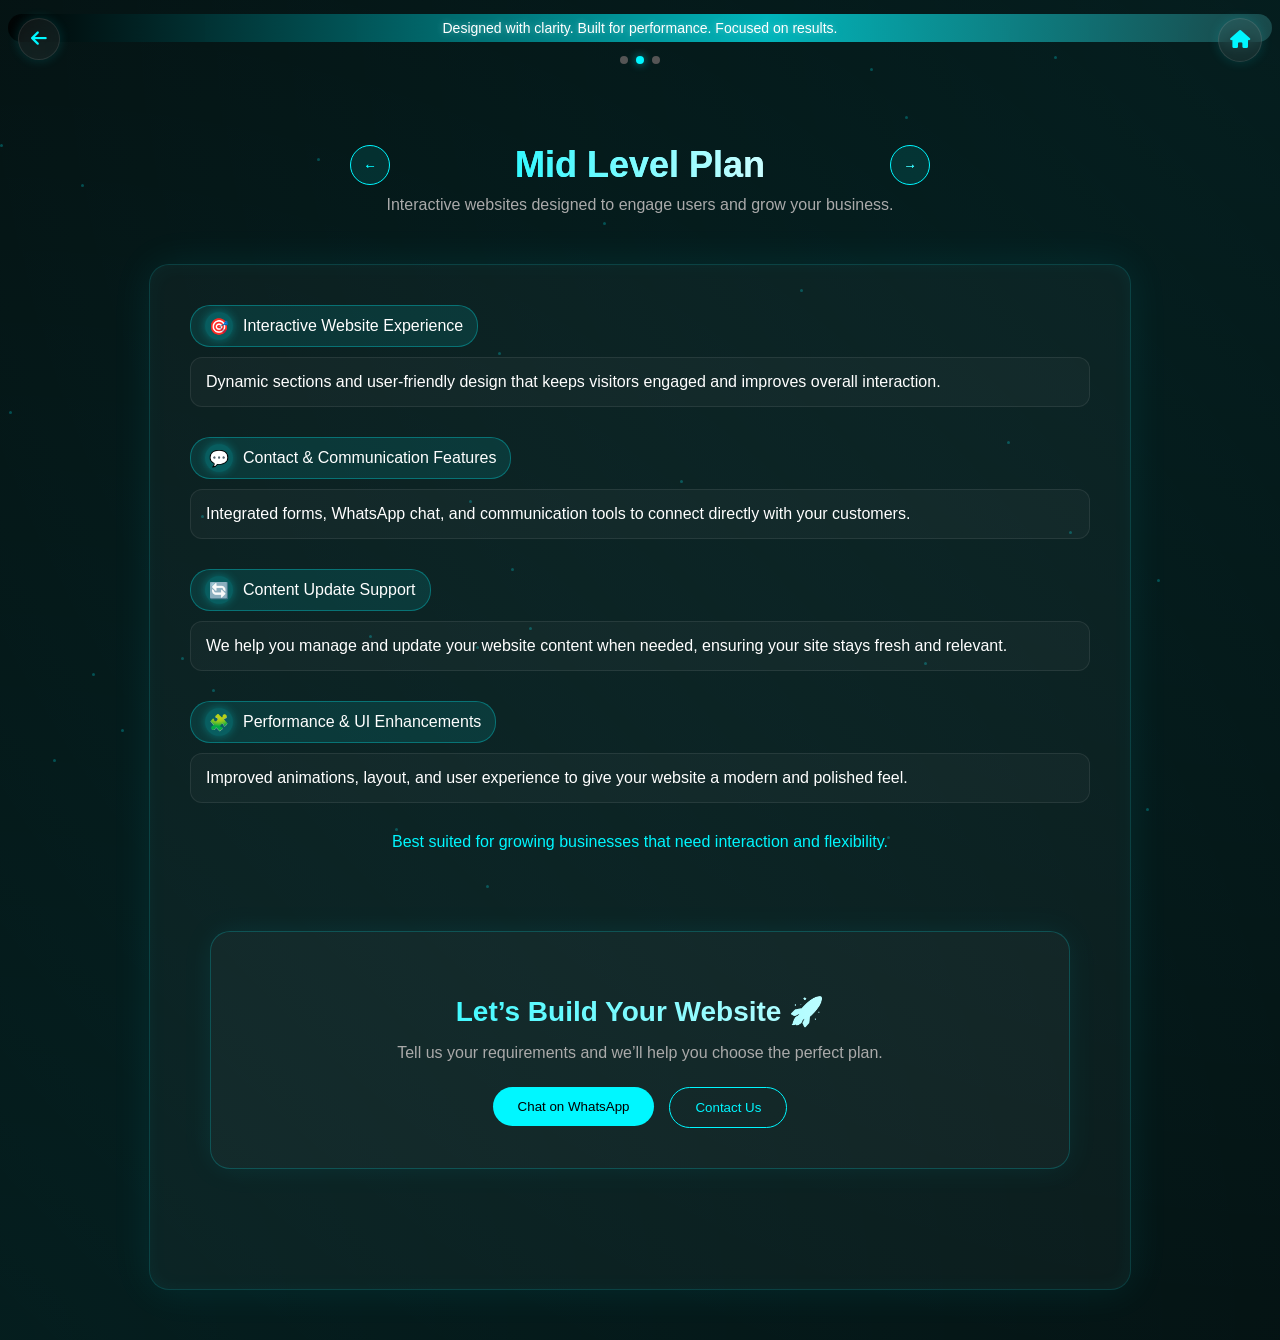
<file: midplan.html>
<!doctype html>
<html lang="en">
  <head>
    <meta charset="UTF-8" />
    <meta name="viewport" content="width=device-width, initial-scale=1.0" />
    <title>Plan Details | WebNest</title>
    <link rel="stylesheet" href="css/pricing.css" />
    <link
      rel="stylesheet"
      href="https://cdnjs.cloudflare.com/ajax/libs/font-awesome/6.5.0/css/all.min.css"
    />

    <link rel="icon" href="images/logo/logo.png" />

    <meta
      name="description"
      content="WebNest Studio builds modern, fast and responsive websites for businesses, colleges and personal brands."
    />

    <meta
      name="keywords"
      content="Web Design, Web Development, WebNest Studio, Business Website, Portfolio Website"
    />

    <meta property="og:title" content="WebNest Studio" />

    <meta
      property="og:description"
      content="Modern websites that grow your business."
    />
    <meta property="og:image" content="images/logo/logo.png" />
    <meta name="author" content="WebNest Studio" />
  </head>

  <p class="top-bar">
    Designed with clarity. Built for performance. Focused on results.
  </p>

  <div class="dots">
    <span class="dot"></span>
    <span class="dot active"></span>
    <span class="dot"></span>
  </div>

  <body>
    <!-- TOP ACTION BUTTONS -->

    <div class="top-actions">
      <!-- BACK -->
      <button class="top-icon" onclick="history.back()">
        <i class="fa-solid fa-arrow-left"></i>
      </button>

      <!-- HOME -->
      <a href="home.html" class="top-icon">
        <i class="fa-solid fa-house"></i>
      </a>
    </div>

    <div class="bg-orb orb1"></div>
    <div class="bg-orb orb2"></div>
    <div class="particles"></div>

    <section class="section center">
      <h1 class="plan-name">
        <button class="nav-btn left" onclick="goPrev()">←</button>

        <span id="planTitleText">Mid Level Plan</span>

        <button class="nav-btn right" onclick="goNext()">→</button>
      </h1>

      <p>
        Interactive websites designed to engage users and grow your business.
      </p>
    </section>

    <section class="plan-container">
      <div class="feature">
        <div class="feature-title">
          <span class="icon">🎯</span> Interactive Website Experience
        </div>
        <div class="feature-desc">
          Dynamic sections and user-friendly design that keeps visitors engaged
          and improves overall interaction.
        </div>
      </div>

      <div class="feature">
        <div class="feature-title">
          <span class="icon">💬</span> Contact & Communication Features
        </div>
        <div class="feature-desc">
          Integrated forms, WhatsApp chat, and communication tools to connect
          directly with your customers.
        </div>
      </div>

      <div class="feature">
        <div class="feature-title">
          <span class="icon">🔄</span> Content Update Support
        </div>
        <div class="feature-desc">
          We help you manage and update your website content when needed,
          ensuring your site stays fresh and relevant.
        </div>
      </div>

      <div class="feature">
        <div class="feature-title">
          <span class="icon">🧩</span> Performance & UI Enhancements
        </div>
        <div class="feature-desc">
          Improved animations, layout, and user experience to give your website
          a modern and polished feel.
        </div>
      </div>

      <div class="final-note">
        Best suited for growing businesses that need interaction and
        flexibility.
      </div>

      <section class="cta-section">
        <h2>Let’s Build Your Website 🚀</h2>
        <p>
          Tell us your requirements and we’ll help you choose the perfect plan.
        </p>
        <div class="cta-buttons">
          <a
            href="https://wa.me/message/CSTRZB66CZC2C1?text=Hi%2C%20I%E2%80%99d%20like%20to%20build%20a%20modern%20website%20for%20my%20business.%20Can%20we%20discuss%20the%20details%3F"
            target="_blank"
          >
            <button class="btn">Chat on WhatsApp</button>
          </a>
          <a href="index.html#contact">
            <button class="btn-outline">Contact Us</button>
          </a>
        </div>
      </section>
    </section>

    <script src="js/pricing.js"></script>
  </body>
</html>
</file>
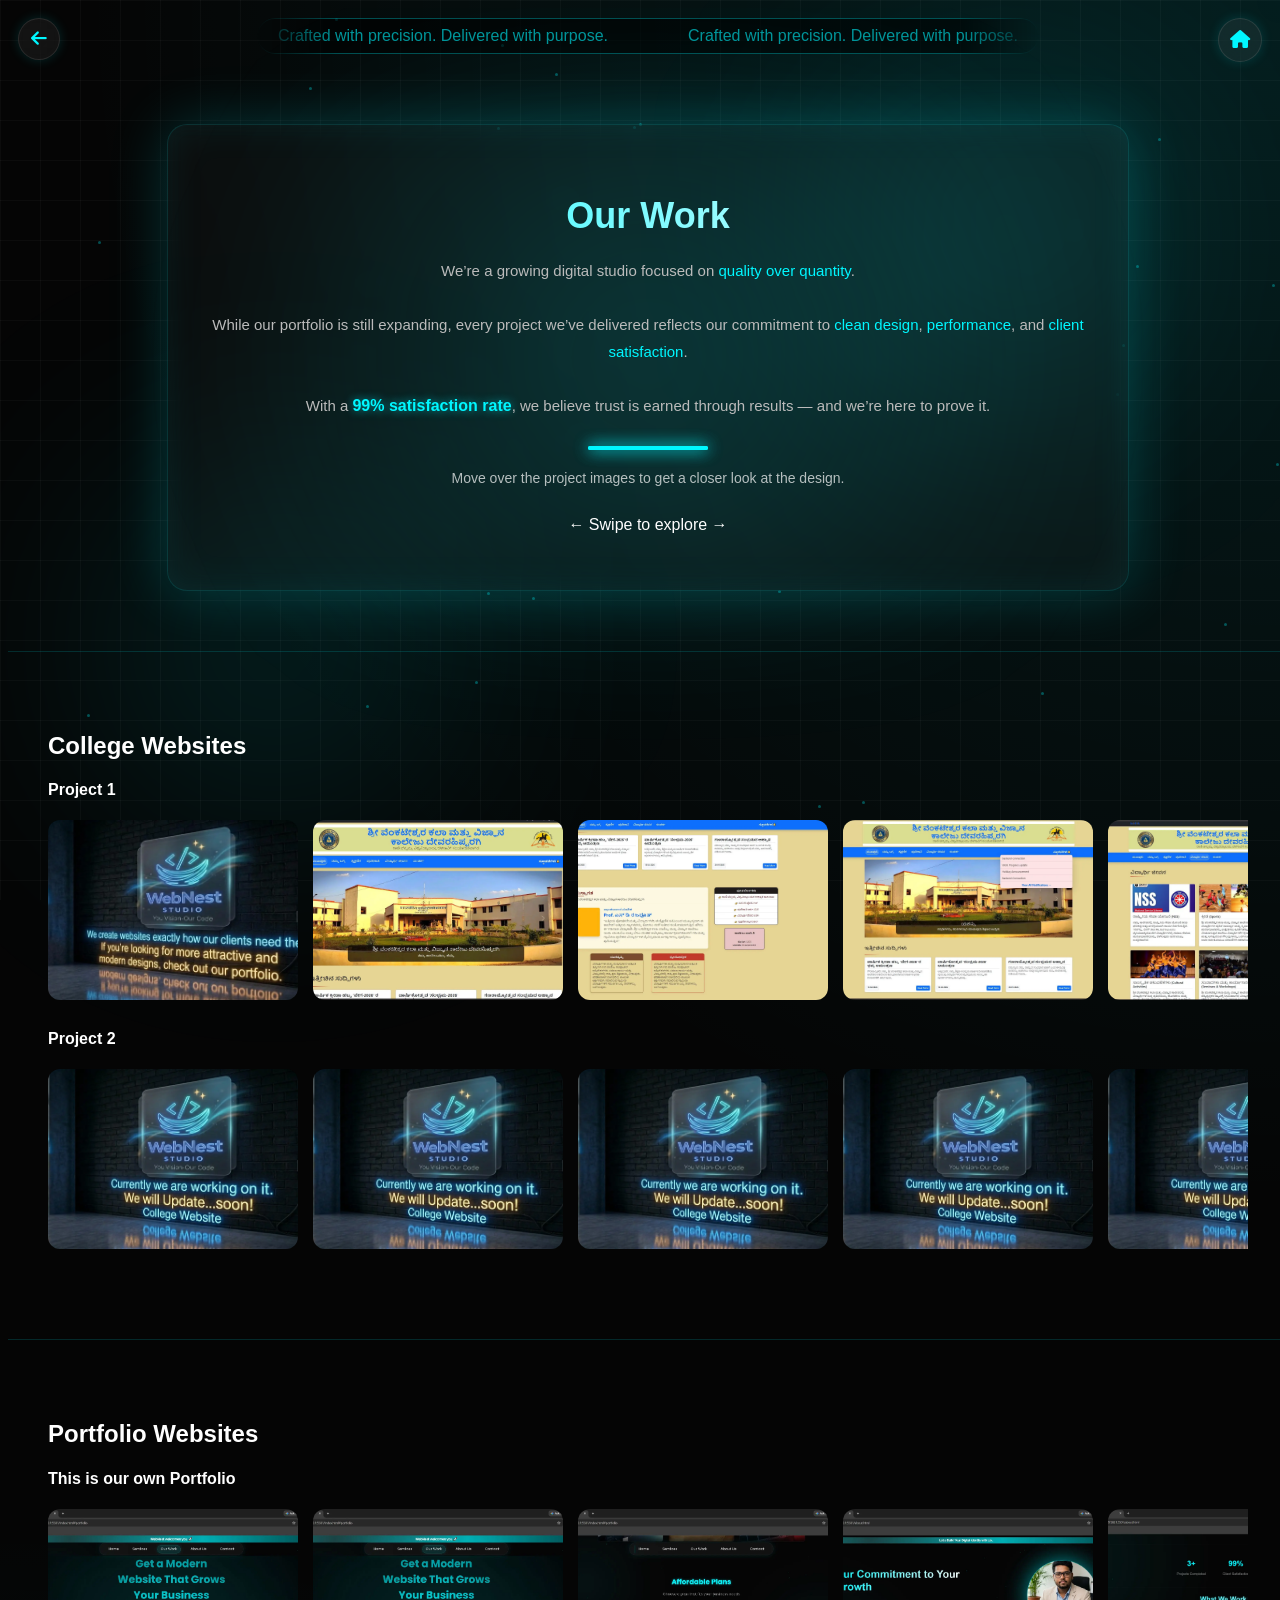
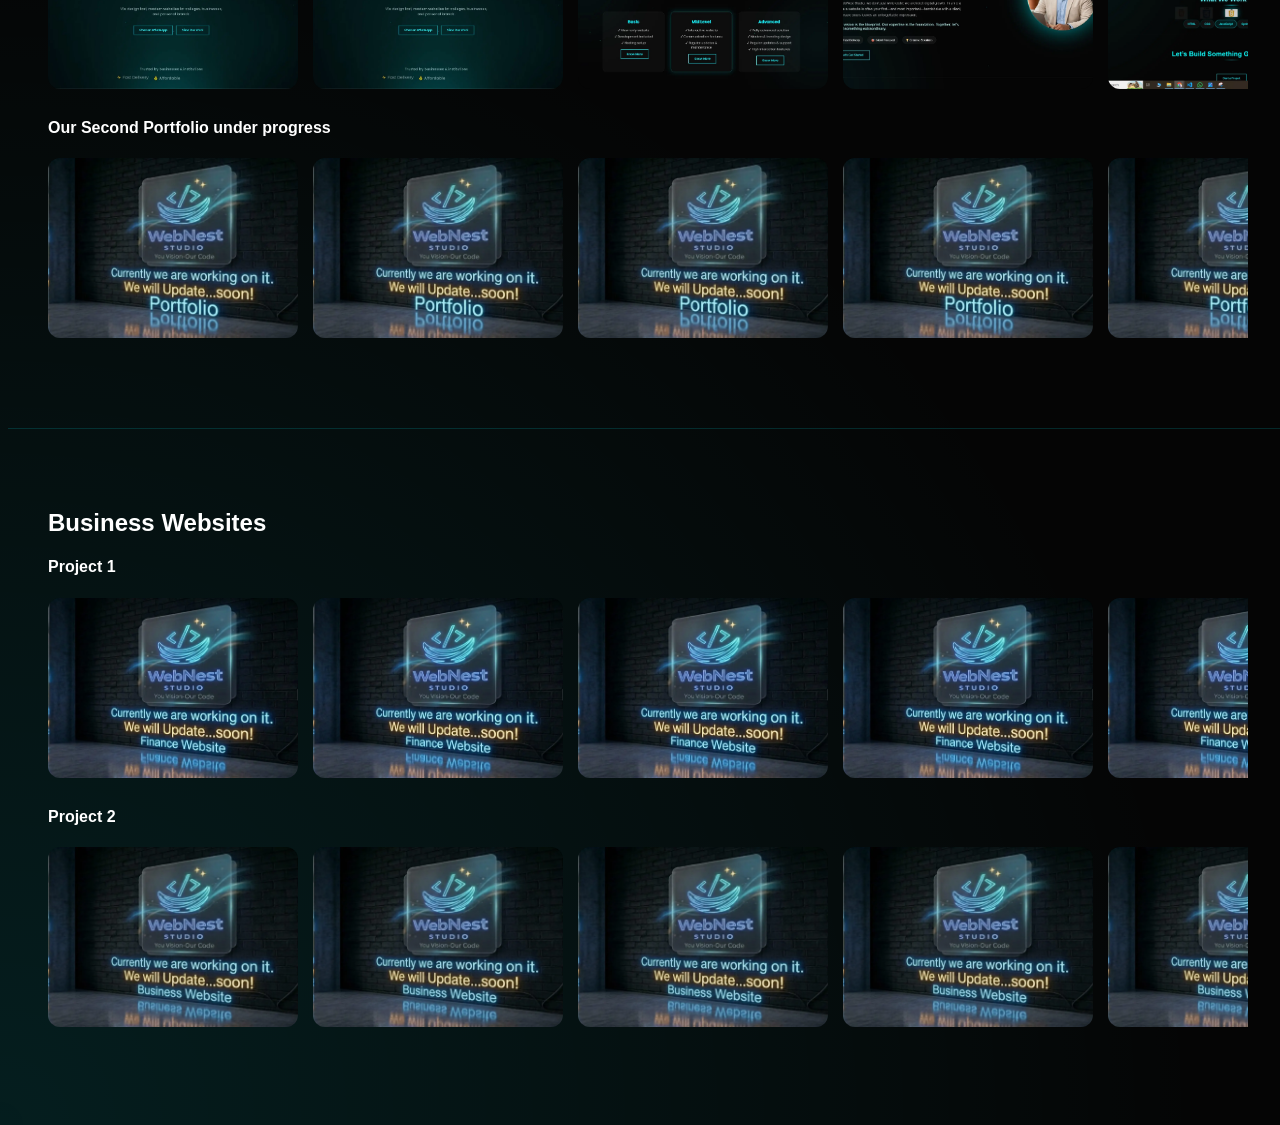
<file: work.html>
<!DOCTYPE html>
<html lang="en">
<head>
<meta charset="UTF-8">
<meta name="viewport" content="width=device-width, initial-scale=1.0">
<title>Our Work | WebNest</title>

<link rel="stylesheet" href="css/work.css">
<link rel="stylesheet" href="https://cdnjs.cloudflare.com/ajax/libs/font-awesome/6.5.0/css/all.min.css">


<meta name="description" content="WebNest Studio builds modern, fast and responsive websites for businesses, colleges and personal brands.">

<meta name="keywords" content="Web Design, Web Development, WebNest Studio, Business Website, Portfolio Website">

<meta name="author" content="WebNest Studio">
<meta property="og:title" content="WebNest Studio">
<meta property="og:description" content="Modern websites that grow your business.">
<meta property="og:image" content="images/logo/logo.png">
<link rel="icon" href="favicon.ico">

</head>

<body>
    <div class="top-bar">
    <div class="top-bar-track">
        <span>Crafted with precision. Delivered with purpose.</span>
        <span>Crafted with precision. Delivered with purpose.</span>

    </div>
</div>

        <!-- TOP ACTION BUTTONS -->

<div class="top-actions">

    <!-- BACK -->
    <button class="top-icon" onclick="history.back()">
        <i class="fa-solid fa-arrow-left"></i>
    </button>

    <!-- HOME -->
    <a href="home.html" class="top-icon">
        <i class="fa-solid fa-house"></i>
    </a>

</div>

    <div class="bg-orb orb1"></div>
<div class="bg-orb orb2"></div>
<div class="particles"></div>

<!-- HEADER -->
<section class="section">

    <div class="trust-box">

        <h2>Our Work</h2>

        <p class="trust-text">
            We’re a growing digital studio focused on <span>quality over quantity</span>.<br><br>

            While our portfolio is still expanding, every project we’ve delivered reflects our commitment to 
            <span>clean design</span>, <span>performance</span>, and <span>client satisfaction</span>.<br><br>

            With a <span class="highlight">99% satisfaction rate</span>, we believe trust is earned through results — 
            and we’re here to prove it.
        </p>

        <div class="trust-line"></div>

        <p class="portfolio-note">
    Move over the project images to get a closer look at the design.
    <p class="swipe-note">
    ← Swipe to explore →
</p>

</p>

    </div>

</section>

<!-- COLLEGE -->
<section class="section">
    <h2>College Websites</h2>

    <div class="portfolio">

        <div class="project-row">
            <h4>Project 1</h4>
            <div class="project-group">
                <div class="project"><img src="images/projects/collegeImages/clgprj1-1.0.webp" alt="Info"></div>

                <div class="project"><img src="images/projects/collegeImages/clgprj1-1.webp" alt="Main Site"></div>
                <div class="project"><img src="images/projects/collegeImages/clgprj1-2.webp" alt="Latest news & Messages"></div>
                <div class="project"><img src="images/projects/collegeImages/clgprj1-3.webp" alt="Notification Feature"></div>
                <div class="project"><img src="images/projects/collegeImages/clgprj1-4.webp" alt="Activities in College"></div>
                <div class="project"><img src="images/projects/collegeImages/clgprj1-5.webp" alt="Professional Contact and footer"></div>
            </div>
        </div>

        <div class="project-row">
            <h4>Project 2</h4>
            <div class="project-group">
                <div class="project"><img src="images/projects/collegeImages/clgprj2-1.webp" alt="College Website"></div>
                <div class="project"><img src="images/projects/collegeImages/clgprj2-2.webp" alt="College Website"></div>
                <div class="project"><img src="images/projects/collegeImages/clgprj2-3.webp" alt="College Website"></div>
                <div class="project"><img src="images/projects/collegeImages/clgprj2-4.webp" alt="College Website"></div>
                <div class="project"><img src="images/projects/collegeImages/clgprj2-5.webp" alt="College Website"></div>
            </div>
        </div>

    </div>
</section>

<!-- PORTFOLIO -->
<section class="section">
    <h2>Portfolio Websites</h2>

    <div class="portfolio">

        <div class="project-row">
            <h4>This is our own Portfolio</h4>
            <div class="project-group">
                <div class="project"><img src="images/projects/portfolio/pf1-2.webp" alt="Flashscreen"></div>
                <div class="project"><img src="images/projects/portfolio/pf1-2.webp" alt="Main"></div>
                <div class="project"><img src="images/projects/portfolio/pf1-3.webp" alt="Modern Templates"></div>
                <div class="project"><img src="images/projects/portfolio/pf1-4.webp" alt="Modern Touch"></div>
                <div class="project"><img src="images/projects/portfolio/pf1-5.webp" alt="Better User Experience "></div>
                <div class="project"><img src="images/projects/portfolio/pf1-6.webp" alt="Modern Styles like SaaS"></div>                
                <div class="project"><img src="images/projects/portfolio/pf1-7.webp" alt="Modern and Best User Interaction"></div>
            </div>
        </div>

        <div class="project-row">
            <h4>Our Second Portfolio under progress</h4>
            <div class="project-group">
                <div class="project"><img src="images/projects/portfolio/pf2-1.webp" alt="Portfolio Website"></div>
                <div class="project"><img src="images/projects/portfolio/pf2-2.webp" alt="Portfolio Website"></div>
                <div class="project"><img src="images/projects/portfolio/pf2-3.webp" alt="Portfolio Website"></div>
                <div class="project"><img src="images/projects/portfolio/pf2-4.webp" alt="Portfolio Website"></div>
                <div class="project"><img src="images/projects/portfolio/pf2-5.webp" alt="Portfolio Website"></div>
                <div class="project"><img src="images/projects/portfolio/pf2-6.webp" alt="Portfolio Website"></div>
                <div class="project"><img src="images/projects/portfolio/pf2-7.webp" alt="Portfolio Website"></div>

            </div>
        </div>

    </div>
</section>


<!-- BUSINESS -->
<section class="section">
    <h2>Business Websites</h2>

    <div class="portfolio">

        <div class="project-row">
            <h4>Project 1</h4>
            <div class="project-group">
                <div class="project"><img src="images/projects/business/bw1-1.webp" alt="Finance Website"></div>
                <div class="project"><img src="images/projects/business/bw1-2.webp" alt="Finance Website"></div>
                <div class="project"><img src="images/projects/business/bw1-3.webp" alt="Finance Website"></div>
                <div class="project"><img src="images/projects/business/bw1-4.webp" alt="Finance Website"></div>
                <div class="project"><img src="images/projects/business/bw1-5.webp" alt="Finance Website"></div>
                <div class="project"><img src="images/projects/business/bw1-6.webp" alt="Finance Website"></div>
                <div class="project"><img src="images/projects/business/bw1-7.webp" alt="Finance Website"></div>
            </div>
        </div>



        <div class="project-row">
            <h4>Project 2</h4>
            <div class="project-group">
                <div class="project"><img src="images/projects/business/bw2-1.webp" alt="Business Website"></div>
                <div class="project"><img src="images/projects/business/bw2-2.webp" alt="Business Website"></div>
                <div class="project"><img src="images/projects/business/bw2-3.webp" alt="Business Website"></div>
                <div class="project"><img src="images/projects/business/bw2-4.webp" alt="Business Website"></div>
                <div class="project"><img src="images/projects/business/bw2-5.webp" alt="Business Website"></div>
                <div class="project"><img src="images/projects/business/bw2-6.webp" alt="Business Website"></div>
                <div class="project"><img src="images/projects/business/bw2-7.webp" alt="Business Website"></div>
            </div>
        </div>

    </div>
</section>


<!-- PREVIEW -->
<div class="image-preview" id="imagePreview">
    <div class="preview-content">
        <img id="previewImg">
        <h3 id="previewTitle"></h3>

        <div class="nav-buttons">
            <button id="prevBtn">←</button>
            <button id="nextBtn">→</button>
        </div>

        <button class="close-btn">Close</button>
    </div>
</div>

<script src="js/work.js"></script>

</body>
</html>
</file>
<file: css/pricing.css>
body {
    background:
        radial-gradient(circle at top right, rgba(0,247,255,0.1), transparent),
        radial-gradient(circle at bottom left, rgba(0,247,255,0.1), transparent),
        #050505;

    color: white;
    font-family: 'Poppins', sans-serif;
}

/* CENTER */
.center {
    text-align: center;
    margin-top: 80px;
}

.center h1 {
    font-size: 36px;
    background: linear-gradient(90deg, #00f7ff, white);
    -webkit-background-clip: text;
    color: transparent;
}

.center p {
    color: #aaa;
    margin-top: 10px;
}

/* MAIN BOX */
.plan-container {
    max-width: 900px; /* 🔥 adjust if needed */
    margin: 50px auto;
    padding: 40px;

    border-radius: 20px;

    background: rgba(255,255,255,0.03);

    border: 1px solid rgba(0,247,255,0.15);

    box-shadow:
        0 0 40px rgba(0,247,255,0.08),
        inset 0 0 20px rgba(0,247,255,0.05);
}

/* FEATURE */
.feature {
    margin-bottom: 30px;
}

.feature-title {
    display: inline-block;
    padding: 6px 14px;

    border-radius: 20px;
    background: rgba(0,247,255,0.1);

    border: 1px solid rgba(0,247,255,0.3);
}

.feature-desc {
    margin-top: 10px;
    padding: 15px;

    border-radius: 12px;

    background: rgba(255,255,255,0.03);

    border: 1px solid rgba(255,255,255,0.08);
}

/* FINAL */
.final-note {
    margin-top: 30px;
    text-align: center;
    color: #00f7ff;
}

/* -----------------TOP BAR ------------------*/
.top-bar {
    width: 100%;
    text-align: center;
    padding: 6px 0;
    font-size: 14px;
    font-weight: 500;
    color: white;
        text-shadow: 0 0 6px rgba(138, 223, 226, 0.6);
        border-radius: 14px;
        


    /* BASE COLOR */
    background: #00f7ff;

    /* VIGNETTE EFFECT */
    background: radial-gradient(
        circle at center,
        rgba(29, 74, 75, 0.9) 0%,
        rgba(0, 247, 255, 0.7) 40%,
        rgba(0, 0, 0, 0.8) 100%
    );

}

.top-bar {
    background-size: 200% 200%;
    animation: glowMove 6s linear infinite;
}

@keyframes glowMove {
    0% { background-position: 0% 50%; }
    100% { background-position: 100% 50%; }
}
.top-bar {
    position: relative; /* default state */
    transition: all 0.3s ease;
}

/* when scrolled */
.top-bar.sticky {
    position: fixed;
    top: 0;
    left: 0;

    z-index: 9999;

    width: 100%;
}


/* PARTICLES */
.particles {
    position: fixed;
    inset: 0;
    z-index: -1;
    pointer-events: none;
}

.particles span {
    position: absolute;
    width: 3px;
    height: 3px;

    background: #00f7ff;
    border-radius: 50%;

    opacity: 0.25;

    animation: floatParticle linear infinite;
}

/* PARTICLE ANIMATION */
@keyframes floatParticle {
    from {
        transform: translateY(0);
        opacity: 0;
    }
    20% {
        opacity: 0.4;
    }
    to {
        transform: translateY(-100vh);
        opacity: 0;
    }
}

/* TITLE WITH ICON */
.feature-title {
    display: inline-flex;
    align-items: center;
    gap: 10px;

    padding: 6px 14px;
    border-radius: 20px;

    background: rgba(0,247,255,0.1);
    border: 1px solid rgba(0,247,255,0.3);
}

/* ICON STYLE */
.feature-title .icon {
    font-size: 16px;

    display: inline-flex;
    align-items: center;
    justify-content: center;

    width: 28px;
    height: 28px;

    border-radius: 50%;

    background: rgba(0,247,255,0.2);

    box-shadow: 0 0 10px rgba(0,247,255,0.3);
}

/* ---------------CTA SECTION ------------------*/
.cta-section {
    text-align: center;
    margin: 80px 20px;

    padding: 40px;

    border-radius: 20px;

    background: rgba(255,255,255,0.03);

    border: 1px solid rgba(0,247,255,0.2);

    box-shadow: 0 0 30px rgba(0,247,255,0.08);
}

.cta-section h2 {
    font-size: 28px;
    margin-bottom: 10px;

    background: linear-gradient(90deg, #00f7ff, white);
    -webkit-background-clip: text;
    color: transparent;
}

.cta-section p {
    color: #aaa;
    margin-bottom: 25px;
}

/* BUTTONS */
.cta-buttons {
    display: flex;
    justify-content: center;
    gap: 15px;
    flex-wrap: wrap;
}

.btn {
    padding: 12px 25px;

    background: #00f7ff;
    border: none;
    color: black;

    border-radius: 25px;
    cursor: pointer;

    transition: 0.3s;
}

.btn:hover {
    box-shadow: 0 0 15px rgba(0,247,255,0.6);
}

.btn-outline {
    padding: 12px 25px;

    border: 1px solid #00f7ff;
    background: transparent;
    color: #00f7ff;

    border-radius: 25px;
    cursor: pointer;

    transition: 0.3s;
}

.btn-outline:hover {
    background: #00f7ff;
    color: black;
}

/*-------- Quick switch btw pricing pages---------*/
.plan-name {
    display: flex;
    align-items: center;
    justify-content: center;
    gap: 30px;

    font-size: 32px;
}

/* BUTTONS */
.nav-btn {
    width: 40px;
    height: 40px;

    border-radius: 50%;
    border: 1px solid #00f7ff;

    background: rgba(0,247,255,0.1);
    color: #00f7ff;

    cursor: pointer;
    transition: 0.3s;
    margin: 0 10px; /* 🔥 more breathing space */
}
.plan-name {
    display: grid;
    grid-template-columns: auto 1fr auto;
    align-items: center;

    max-width: 600px;
    margin: auto;
}

#planTitleText {
    text-align: center;
}

.nav-btn:hover {
    background: #00f7ff;
    color: black;
}

/* TEXT */
#planTitleText {
    background: linear-gradient(90deg, #00f7ff, white);
    -webkit-background-clip: text;
    color: transparent;
}

/*------------ Dotd inidication -------*/
.dots {
    display: flex;
    justify-content: center;
    gap: 8px;

    margin-top: 10px;
}

.dot {
    width: 8px;
    height: 8px;

    border-radius: 50%;
    background: #555;

    transition: 0.3s;
}

.dot.active {
    background: #00f7ff;
    box-shadow: 0 0 8px rgba(0,247,255,0.6);
}

/* ================= TOP ACTIONS ================= */

.top-actions {
    position: fixed;

    top: 18px;
    left: 18px;
    right: 18px;

    display: flex;
    justify-content: space-between;

    z-index: 9999;

    pointer-events: none;
}

/* ICON BUTTONS */
.top-icon {
    width: 42px;
    height: 42px;

    border-radius: 50%;

    display: flex;
    align-items: center;
    justify-content: center;

    text-decoration: none;

    color: #00f7ff;
    font-size: 18px;

    background: rgba(255,255,255,0.06);

    backdrop-filter: blur(12px);

    border: 1px solid rgba(255,255,255,0.1);

    box-shadow: 0 0 12px rgba(0,247,255,0.15);

    transition: 0.3s ease;

    pointer-events: auto;
}

/* HOVER */
.top-icon:hover {
    transform: translateY(-3px);

    background: rgba(0,247,255,0.12);

    box-shadow: 0 0 18px rgba(0,247,255,0.35);
}

@media (max-width: 768px) {

    .top-actions {
        top: 12px;
        left: 12px;
        right: 12px;
    }

    .top-icon {
        width: 38px;
        height: 38px;

        font-size: 16px;
    }
}
</file>
<file: css/style.css>
body {
    background: radial-gradient(circle at top left, rgba(0,247,255,0.08), transparent 40%),
                radial-gradient(circle at bottom right, rgba(0,247,255,0.05), transparent 50%),
                #050505;
                
}
body {
    font-family: 'Poppins', sans-serif;
}
h1, h2, h3 {
    font-family: 'Montserrat', sans-serif;
    letter-spacing: 0.5px;
}
.btn, .btn-outline, .view-btn {
    font-family: 'Poppins', sans-serif;
    font-weight: 500;
}
p {
    font-weight: 300;
    line-height: 1.6;
}
.hero h1 {
    font-weight: 700;
}


.section {
    padding: 80px 60px;
    text-align: center;

    display: flex;
    flex-direction: column;
    align-items: center;   /* 🔥 THIS FIXES IT */
}

/* when visible */
.section-header.active .section-line {
    width: 120px;
    align-items: center;
}

/* subtle divider line */
.section::after {
    content: "";
    position: absolute;
    bottom: 0;
    left: 10%;
    width: 80%;
    height: 1px;
    background: rgba(255,255,255,0.05);
}
.section-line {
    box-shadow: 0 0 10px rgba(0,247,255,0.6);
}

.orb {
    position: fixed;
    width: 300px;
    height: 300px;
    background: #00f7ff;
    filter: blur(120px);
    opacity: 0.08;
    z-index: -1;
}

.orb1 {
    top: 10%;
    left: 5%;
}

.orb2 {
    bottom: 10%;
    right: 5%;
}


/*----- Index -----*/
* {
    margin: 0;
    padding: 0;
    box-sizing: border-box;
    font-family: 'Poppins', sans-serif;
}

body {
    background: #050505;
    color: white;
}

/* --------------NAVBAR----------- */
.navbar {
    position: fixed;
    top: px;
    width: 100%;
    display: flex;
    justify-content: center;
    z-index: 100;

    background: transparent; /* ✅ */
        gap: 20px;
    white-space: nowrap; /* 🔥 prevents text wrapping */
}

/* PILL CONTAINER */
.nav-pill {
    display: flex;
    align-items: center;
    gap: 30px;
    padding: 10px 25px;

    border-radius: 50px;

    /* GLASS EFFECT */
    background: rgba(255, 255, 255, 0.05);
    backdrop-filter: blur(12px);

    /* THIN BORDER */
    border: 1px solid rgba(255,255,255,0.1);

    /* SOFT SHADOW */
    box-shadow: 0 0 20px rgba(0,0,0,0.2);
}

/* LOGO */
.logo img {
    display: block;
    width: 40px;
    height: 40px;
    object-fit: cover;
    border-radius: 50%;
}

/* CENTER LINKS */
.nav-links li a {
    text-decoration: none;
    color: #bbb;
    padding: 10px 18px;  /* increased vertical padding */
    display: flex;
    align-items: center; /* centers text vertically */
    height: 40px;
    position: relative;
    z-index: 2;
}

/* LOGO LEFT */
.logo {
    position: absolute;
    left: 40px;
    color: #00f7ff;
    font-weight: bold;
    top: 15px;
}

/* LINKS CENTER */
.nav-links {
    position: relative;
    display: flex;
    gap: 20px;
    list-style: none;
}

.nav-links li a {
    text-decoration: none;
    color: #bbb;
    transition: 0.3s;
}

.nav-links li a:hover {
    color: #00f7ff;
    text-shadow: 0 0 8px rgba(0,247,255,0.6);
}
/* NAV LINKS */
.nav-links {
    position: relative;
    display: flex;
    gap: 30px;
    list-style: none;
}

/* LINKS */
.nav-links li a {
    text-decoration: none;
    color: #bbb;
    padding: 8px 15px;
    position: relative;
    z-index: 2;
}

.nav-bubble {
    position: absolute;
    height: 36px;
    border-radius: 20px;
    top: 2px;
    left: 0;
    transition: 0.4s ease;

    background: rgba(0, 247, 255, 0.12);
    border: 1px solid rgba(0, 247, 255, 0.25);

    box-shadow: 0 0 12px rgba(0, 247, 255, 0.2);
}

/* HOVER TEXT */
.nav-links li a {
    padding: 8px 16px;
    display: flex;
    align-items: center;
    height: 36px;
    z-index: 2;
}

.nav-pill {
    box-shadow: 0 0 25px rgba(0, 247, 255, 0.1);
}

/* HERO */
.hero {
    height: 100vh;
    display: flex;
    justify-content: center;
    align-items: center;
    text-align: center;
    flex-direction: column;
}

.hero h1 {
    font-size: 50px;
    color: #00f7ff;
}

.hero p {
    margin-top: 15px;
    color: #aaa;
}

.hero-trust {
    margin-top: 30px;
    text-align: center;
    color: #aaa;
}

.trust-items {
    margin-top: 15px;
    display: flex;
    gap: 25px;
    justify-content: center;
    flex-wrap: wrap;
    font-size: 18px;
}
.trust-item {
    opacity: 0;
    transform: translateY(20px) scale(0.9);
    animation: popUp 1.3s ease forwards;
}

/* stagger delay */
.trust-item:nth-child(1) {
    animation-delay: 0.3s;
}
.trust-item:nth-child(2) {
    animation-delay: 0.8s;
}
.trust-item:nth-child(3) {
    animation-delay: 1.3s;
}

@keyframes popUp {
    0% {
        opacity: 0;
        transform: translateY(20px) scale(0.9);
    }
    60% {
        opacity: 1;
        transform: translateY(-5px) scale(1.05);
    }
    100% {
        transform: translateY(0) scale(1);
    }
}
.trust-item {
    transition: 0.3s;
}

.trust-item:hover {
    color: #00f7ff;
    text-shadow: 0 0 8px rgba(0,247,255,0.6);
}



/* BUTTON */
.btn {
    margin-top: 20px;
    padding: 10px 25px;
    border: 2px solid #00f7ff;
    background: transparent;
    color: #00f7ff;
    cursor: pointer;
     border-radius: 30px;   /* 🔥 CURVED */
}

.btn:hover {
    background: #00f7ff;
    color: black;
}

/* SECTION */
.section h2 {
    font-size: 32px;
    margin-bottom: 20px;
    color: #00f7ff;
    text-shadow: 0 0 10px rgba(0,247,255,0.5);
}
.section {
    padding: 80px 60px;
}
.section-sub {
    color: #888;
    margin-bottom: 30px;
}


/* SERVICES */
.services {
    display: flex;
    justify-content: center;   /* horizontal center */
    align-items: center;
    gap: 30px;
    flex-wrap: wrap;
    width: 100%;
    max-width: 1000px; /* prevents stretching */
}

.card {
    padding: 30px;
    border: 1px solid #222;
    width: 250px;
}

/* ----------------------PORTFOLIO---------------- */
.portfolio {
    display: flex;
    justify-content: center;
    gap: 25px;
    flex-wrap: wrap;
    max-width: 1000px;
}

.project {
    width: 250px;
    height: 150px;
    background: #111;
    display: flex;
    justify-content: center;
    align-items: center;
}

/* PORTFOLIO GRID */
.portfolio {
    display: flex;
    gap: 25px;
    justify-content: center;
    flex-wrap: wrap;
    margin-top: 40px;
}

/* CARD */
.project {

    position: relative;

    overflow: hidden;

    border-radius: 14px;

    width: 300px;

    background: #0a0a0a;

    border: 1px solid rgba(0,247,255,0.22);

    box-shadow:
        0 0 0 1px rgba(0,247,255,0.06),
        0 0 18px rgba(0,247,255,0.10),
        0 0 40px rgba(0,247,255,0.05);

    transition:
        transform 0.35s ease,
        box-shadow 0.35s ease,
        border-color 0.35s ease;
        backdrop-filter: blur(8px);
}


/* IMAGE */
.project img {
    width: 100%;
    height: 200px;
    object-fit: cover;
}

/* ZOOM EFFECT */
.project:hover img {
}

/* OVERLAY */
.overlay {
    position: absolute;
    top: 0;
    width: 100%;
    height: 100%;
    background: rgba(0, 247, 255, 0.25); /* softer */
    display: flex;
    flex-direction: column;
    justify-content: center;
    align-items: center;
    gap: 10px;
    opacity: 0;
}

.project img {
    width: 100%;
    height: 200px;
    object-fit: cover;
    filter: brightness(0.8); /* slight dark only */
}

.project:hover {

    transform: translateY(-6px) scale(1.01);

    border-color: rgba(0,247,255,0.65);

    box-shadow:
        0 0 0 1px rgba(0,247,255,0.12),
        0 0 22px rgba(0,247,255,0.22),
        0 0 65px rgba(0,247,255,0.10);
}

/* SHOW OVERLAY */
.project:hover .overlay {
    opacity: 1;
    background: rgba(0, 247, 255, 0.6); /* only strong on hover */
}

.project::after {
    content: "";
    position: absolute;
    bottom: 0;
    width: 100%;
    height: 40%;
    background: linear-gradient(to top, rgba(0,0,0,0.7), transparent);
}

/* TEXT */
.overlay h3 {
    color: black;
}

/* BUTTON */
.view-btn {
    padding: 8px 18px;
    border: none;
    background: black;
    color: #00f7ff;
    cursor: pointer;
}

.view-btn:hover {
    background: #00f7ff;
    color: black;
}


/* CONTACT */
.contact input, .contact textarea {
    width: 300px;
    padding: 10px;
    margin: 10px;
    background: #111;
    border: 1px solid #333;
    color: white;
}
.contact {
    display: flex;
    flex-direction: column;
    align-items: center;
}

footer {
    text-align: center;
    padding: 20px;
    border-top: 1px solid #222;
}

/*splash screen*/
.splash-hero {
    position: relative;
    height: 100vh;
    overflow: hidden;
 
}
   .hero::before {
    content: "";
    position: absolute;
    width: 100%;
    height: 100%;
    background: radial-gradient(circle, rgba(0,247,255,0.15), rgba(0,0,0,0.9));
        pointer-events: none;   /* 🔥 THIS FIXES CLICK BLOCK */

}

#bg-video {
    position: absolute;
    width: 100%;
    height: 100%;
    object-fit: cover;
    z-index: -1;
}

.hero-content {
    position: relative;
    z-index: 1;
    text-align: center;
    top: 40%;
}

body {
    opacity: 0;
    transition: opacity 1s ease;
}

body.loaded {
    opacity: 1;
}

/* --- Main portfolio styles --- */
.project {
    position: relative;
    overflow: hidden;
    border-radius: 10px;
}

.project img {
    width: 300px;
    height: 200px;
    object-fit: cover;
    display: block;
}

/* OVERLAY */
.overlay {
    position: absolute;
    top: 0;
    width: 100%;
    height: 100%;
    background: rgba(0, 247, 255, 0.8);
    display: flex;
    justify-content: center;
    align-items: center;
    opacity: 0;
    transition: 0.3s;
}

.project:hover .overlay {
    opacity: 1;
}

.overlay h3 {
    color: black;
}

/*--------- Hero layout--------*/
/* HERO LAYOUT */
.hero {
    display: flex;
    justify-content: space-between;
    align-items: center;
    height: 100vh;
    padding: 0 60px;
}

/* LEFT */
.hero-left {
    max-width: 500px;
}

.hero-left h1 {
    font-size: 48px;
    color: #00f7ff;
}

.hero-left p {
    margin-top: 15px;
    color: #aaa;
}

/* BUTTONS */
.hero-buttons {
    margin-top: 20px;
    
    
}

.btn-outline {
    margin-left: 10px;
    padding: 10px 25px;
    border: 2px solid #00f7ff;
    background: transparent;
    color: #00f7ff;
    cursor: pointer;
     border-radius: 30px;   /* 🔥 CURVED */
}

.btn-outline:hover {
    background: #00f7ff;
    color: black;
     
}

/* RIGHT SIDE GLOW */
.hero-right {
    width: 40%;
    display: flex;
    justify-content: center;
}

.glow-box {
    width: 300px;
    height: 300px;
    background: #00f7ff;
    filter: blur(120px);
    opacity: 0.3;
}
.hero {
    margin-top: 60px;
}
@media(max-width:768px) {
    .hero {
        flex-direction: column;
        text-align: center;
    }

    .hero-right {
        margin-top: 30px;
    }
}

/*----------- SERVICES --------------*/
.services {
    display: flex;
    gap: 30px;
    justify-content: center;
    flex-wrap: wrap;
    margin-top: 40px;
}

.service-card {
    width: 280px;
    padding: 30px;
    border-radius: 12px;
    background: #0d0d0d;
    border: 1px solid #1f1f1f;
    text-align: center;
    transition: 0.3s;
    position: relative;
}

/* ICON */
.icon {
    font-size: 40px;
    margin-bottom: 15px;
}

/* TITLE */
.service-card h3 {
    margin-bottom: 10px;
    color: #00f7ff;
}

/* TEXT */
.service-card p {
    color: #aaa;
    font-size: 14px;
}

/* HOVER EFFECT */
.service-card:hover {
    transform: translateY(-8px);
    box-shadow: 0 0 12px rgba(0, 247, 255, 0.2);
}

/* NEON BORDER ON HOVER */
.service-card::before {
    content: "";
    position: absolute;
    inset: 0;
    border-radius: 12px;
    padding: 1px;
background: linear-gradient(90deg, rgba(0,247,255,0.4), transparent);    opacity: 0;
    transition: 0.3s;
}

.service-card:hover::before {
    opacity: 1;
}

/*------ whatsapp button ---------*/

.whatsapp-btn {
    position: fixed;
    bottom: 20px;
    right: 20px;
    background: #00f7ff;
    color: black;
    font-size: 24px;
    padding: 12px 15px;
    border-radius: 50%;
    text-decoration: none;
    box-shadow: 0 0 10px rgba(0,247,255,0.6);
}
/*--above btn ----*/

.btn, .whatsapp-btn {
    position: relative;
    z-index: 10;
}






.top-bar {
    width: 100%;
    text-align: center;
    padding: 6px 0;
    font-size: 14px;
    font-weight: 500;
    color: white;
        text-shadow: 0 0 6px rgba(138, 223, 226, 0.6);


    /* BASE COLOR */
    background: #00f7ff;

    /* VIGNETTE EFFECT */
    background: radial-gradient(
        circle at center,
        rgba(29, 74, 75, 0.9) 0%,
        rgba(0, 247, 255, 0.7) 40%,
        rgba(0, 0, 0, 0.8) 100%
    );

}

.top-bar {
    background-size: 200% 200%;
    animation: glowMove 6s linear infinite;
}

@keyframes glowMove {
    0% { background-position: 0% 50%; }
    100% { background-position: 100% 50%; }
}

/*---------- Affordability banner -----------*/
/* CONTAINER */
.pricing {
    display: flex;
    gap: 30px;
    justify-content: center;
    flex-wrap: wrap;
    margin-top: 40px;
}

/* CARD */
.price-card {
    width: 280px;
    padding: 30px;
    border-radius: 15px;
    background: rgba(255,255,255,0.03);
    border: 1px solid rgba(255,255,255,0.08);
    text-align: center;
    transition: 0.3s;
}

/* TITLE */
.price-card h3 {
    color: #00f7ff;
    margin-bottom: 15px;
}

/* LIST */
.price-card ul {
    list-style: none;
    padding: 0;
    margin-bottom: 20px;
}

.price-card li {
    margin: 8px 0;
    color: #aaa;
    font-size: 14px;
}

/* HOVER */
.price-card:hover {
    transform: translateY(-10px);
    box-shadow: 0 0 20px rgba(0,247,255,0.15);
}

/* HIGHLIGHT (MID PLAN) */
.highlight {
    border: 1px solid rgba(0,247,255,0.4);
    box-shadow: 0 0 25px rgba(0,247,255,0.2);
}
.price-card {
    opacity: 0;
    transform: translateY(30px);
    animation: fadeUp 1s ease forwards;
}

.price-card:nth-child(1) { animation-delay: 0.3s; }
.price-card:nth-child(2) { animation-delay: 0.6s; }
.price-card:nth-child(3) { animation-delay: 0.9s; }

@keyframes fadeUp {
    to {
        opacity: 1;
        transform: translateY(0);
    }
}

/*--------------------- PARTICLES ------------------*/
.particles {
    position: fixed;
    inset: 0;
    z-index: -1;
    pointer-events: none;
}

.particles span {
    position: absolute;
    width: 3px;
    height: 3px;

    background: #00f7ff;
    border-radius: 50%;

    opacity: 0.25;

    animation: floatParticle linear infinite;
}

@keyframes floatParticle {
    from {
        transform: translateY(0);
        opacity: 0;
    }
    20% {
        opacity: 0.4;
    }
    to {
        transform: translateY(-100vh);
        opacity: 0;
    }
}


/*--------------- CONTACT SECTION -------------------*/
.contact-cards {
    display: flex;
    flex-direction: column;
    gap: 20px;
    margin-top: 30px;
}

/* CARD */
.contact-item {
    display: flex;
    align-items: center;
    gap: 15px;

    padding: 18px;
    border-radius: 12px;

    background: rgba(255,255,255,0.03);
    border: 1px solid rgba(255,255,255,0.08);

    text-decoration: none;
    color: white;

    transition: 0.3s;
    width: 400px;
    
}

/* ICON */
.contact-item .icon {
    font-size: 24px;
}

/* TEXT */
.contact-item h4 {
    margin: 0;
    color: #00f7ff;
}

.contact-item p {
    margin: 2px 0 0;
    color: #aaa;
    font-size: 13px;
}

/* HOVER */
.contact-item:hover {
    transform: translateY(-4px);
    border-color: #00f7ff;
}
.contact-cards {
    display: flex;
    flex-direction: column;
    gap: 20px;

    max-width: 500px;   /* 🔥 controls width */
    margin: 30px auto;  /* 🔥 centers horizontally */
}
.contact-item {
    justify-content: center;  /* center content */
    text-align: left;         /* keep text readable */
}
.contact {
    display: flex;
    flex-direction: column;
    align-items: center;
}

/*-------- ICONS--------*/
.contact-item .icon {
    font-size: 22px;   /* reduce a bit inside circle */

    width: 45px;
    height: 45px;

    border-radius: 50%;
    background: rgba(0, 247, 255, 0.1);

    display: flex;
    align-items: center;
    justify-content: center;

    color: #00f7ff;

    box-shadow: 0 0 10px rgba(0,247,255,0.3);
}

/* INITIAL STATE */
.contact-item {
    opacity: 0;
    transform: translateY(30px);
}

/* ACTIVE STATE */
.contact-item.show {
    opacity: 1;
    transform: translateY(0);
    transition: all 0.6s ease;
}

/* STAGGER EFFECT */
.contact-item:nth-child(1) { transition-delay: 0.1s; }
.contact-item:nth-child(2) { transition-delay: 0.3s; }
.contact-item:nth-child(3) { transition-delay: 0.5s; }
.contact-item {
    transition: all 0.3s ease;
}

.contact-item:hover {
    transform: translateY(-5px) scale(1.01);

    border-color: #00f7ff;

    box-shadow: 0 0 20px rgba(0,247,255,0.15);
}
.contact-item:hover .icon {
    box-shadow: 0 0 15px rgba(0,247,255,0.5);
}
.contact-item:hover .icon {
    box-shadow: 0 0 15px rgba(0,247,255,0.5);
}
.contact-item {
    will-change: transform, opacity;
}

/* ================= GLOBAL ANIMATION ================= */

/* initial hidden state */
.fade-up {
        opacity: 0;
    transform: translateY(40px);
    opacity: 0.01;

    transform: translateY(40px);

    transition:
        opacity 0.7s ease,
        transform 0.7s ease;

    will-change: transform, opacity;
}

.service-card,
.project,
.contact-item {
    backface-visibility: hidden;
}

/* visible state */
.fade-up.show {
    opacity: 1;
    transform: translateY(0);
    transition: all 0.7s ease;
}

/* optional variations */
.fade-left {
    opacity: 0;
    transform: translateX(-40px);
}

.fade-left.show {
    opacity: 1;
    transform: translateX(0);
    transition: all 0.7s ease;
}

.fade-right {
    opacity: 0;
    transform: translateX(40px);
}

.fade-right.show {
    opacity: 1;
    transform: translateX(0);
    transition: all 0.7s ease;
}
/* stagger animation */
.fade-up:nth-child(1) { transition-delay: 0.1s; }
.fade-up:nth-child(2) { transition-delay: 0.2s; }
.fade-up:nth-child(3) { transition-delay: 0.3s; }
.fade-up:nth-child(4) { transition-delay: 0.4s; }
.fade-up {
    will-change: transform, opacity;
}
/* DEFAULT NAVBAR */
.navbar {
    transition: all 0.3s ease;
}

/* SCROLLED STATE */
.navbar.scrolled {
    backdrop-filter: blur(12px);
    background: rgba(0, 0, 0, 0.6);

    padding: 5px 0; /* slightly smaller */

    box-shadow: 0 5px 20px rgba(0,0,0,0.3);
}

.navbar.scrolled .logo img {
    height: 30px;
    width: 30px;
    transition: 0.3s;
}
.navbar.scrolled .nav-links a {
    padding: 6px 12px;
}
.project.fade-up {
    opacity: 0;
    transform: translateY(40px);
}

.project.fade-up.show {
    opacity: 1;
    transform: translateY(0);
    transition: all 0.7s ease;
}
.fade-up {
    border: none;
}

/*------------  23-05-2026  --------*/
@media (max-width: 768px) {

    .hero-buttons {
        display: flex;
        flex-direction: column;

        gap: 14px;   /* 🔥 spacing between buttons */

        width: 100%;
        align-items: center;
    }

    .hero-buttons a {
        width: 100%;
        display: flex;
        justify-content: center;
    }

    .btn,
    .btn-outline {
        width: 85%;
        margin: 0;
    }
}
/* ================= MOBILE FIXES ================= */

@media (max-width: 768px) {

    body {
        overflow-x: hidden;
    }

    /* NAVBAR */
    .navbar {
        justify-content: center;
        padding: 10px 12px;
    }

    .nav-pill {
        width: 95%;
        overflow-x: auto;
        scrollbar-width: none;
    }

    .nav-pill::-webkit-scrollbar {
        display: none;
    }

    .nav-links {
        gap: 12px;
        flex-wrap: nowrap;
    }

    .nav-links li a {
        font-size: 14px;
        padding: 6px 10px;
        white-space: nowrap;
    }

    .logo {
        left: 12px;
        top: 14px;
    }

    .logo img {
        width: 34px;
        height: 34px;
    }

    /* HERO */
    .hero {
        flex-direction: column;
        justify-content: center;
        align-items: center;

        padding: 110px 20px 60px;
        margin-top: 20px;

        height: auto;
        text-align: center;
    }

    .hero-left {
        width: 100%;
    }

    .hero-left h1 {
        font-size: 32px;
        line-height: 1.25;
    }

    .hero-left p {
        font-size: 15px;
        margin-top: 15px;
    }

    .hero-right {
        display: none;
    }

    /* BUTTONS */
    .hero-buttons {
        display: flex;
        flex-direction: column;
        gap: 14px;

        align-items: center;
        margin-top: 25px;
    }

    .hero-buttons a {
        width: 100%;
        display: flex;
        justify-content: center;
    }

    .btn,
    .btn-outline {
        width: 85%;
        margin: 0;
    }

    /* TRUST SECTION */
    .hero-trust {
        margin-top: 60px;
    }

    .trust-items {
        gap: 12px;
        font-size: 15px;
    }

    /* REMOVE HUGE EMPTY SPACE */
    .section {
        padding: 60px 20px;
    }

    /* SERVICES */
    .services {
        gap: 20px;
    }

    .service-card {
        width: 100%;
        max-width: 320px;
    }

    /* PORTFOLIO */
    .project {
        width: 100%;
        max-width: 320px;
    }

    .project img {
        width: 100%;
    }

    /* CONTACT */
    .contact-cards {
        width: 100%;
        align-items: center;
    }

    .contact-item {
        width: 100%;
        max-width: 320px;

        justify-content: flex-start;
        margin: 0 auto;
    }

    /* ICONS FIX */
    .contact-item .icon {
        min-width: 45px;
        flex-shrink: 0;
    }

    /* PRICING */
    .pricing {
        gap: 20px;
    }

    .price-card {
        width: 100%;
        max-width: 320px;
    }

    /* WHY CHOOSE */
    .card {
        width: 100%;
        max-width: 320px;
    }

    footer {
        padding: 25px 15px;
        font-size: 13px;
        text-align: center;
    }
}

/* ================= TOP ACTIONS ================= */

.top-actions {
    position: fixed;

    top: 18px;
    left: 18px;
    right: 18px;

    display: flex;
    justify-content: space-between;

    z-index: 9999;

    pointer-events: none;
}

/* ICON BUTTONS */
.top-icon {
    width: 42px;
    height: 42px;

    border-radius: 50%;

    display: flex;
    align-items: center;
    justify-content: center;

    text-decoration: none;

    color: #00f7ff;
    font-size: 18px;

    background: rgba(255,255,255,0.06);

    backdrop-filter: blur(12px);

    border: 1px solid rgba(255,255,255,0.1);

    box-shadow: 0 0 12px rgba(0,247,255,0.15);

    transition: 0.3s ease;

    pointer-events: auto;
}

/* HOVER */
.top-icon:hover {
    transform: translateY(-3px);

    background: rgba(0,247,255,0.12);

    box-shadow: 0 0 18px rgba(0,247,255,0.35);
}

@media (max-width: 768px) {

    .top-actions {
        top: 12px;
        left: 12px;
        right: 12px;
    }

    .top-icon {
        width: 38px;
        height: 38px;

        font-size: 16px;
    }
}

@media(max-width:768px){

    /* SECTION TITLE */
    .section h2{

        font-size: 38px;

        margin-bottom: 18px;

        position: relative;
        z-index: 2;

        text-shadow:
        0 0 12px rgba(0,247,255,0.8),
        0 0 28px rgba(0,247,255,0.22);
    }

    /* TAGLINE */
    .section-sub{

        color: #cfcfcf;

        font-size: 15px;

        line-height: 1.8;

        max-width: 320px;

        margin: 0 auto 38px;

        position: relative;
        z-index: 2;
    }

}
.section h2::after{

    content:"";

    display:block;

    width:90px;
    height:4px;

    margin:14px auto 0;

    border-radius:50px;

    background:
    linear-gradient(
        90deg,
        transparent,
        #00f7ff,
        transparent
    );

    filter: blur(0.3px);

    box-shadow:
    0 0 10px rgba(0,247,255,0.7),
    0 0 22px rgba(0,247,255,0.25);
}

/*----------- Hero Tags  25-05-2026 ---------- */
.hero-tags{

    display:flex;

    flex-wrap:wrap;

    gap:14px;

    margin-top:28px;
}

.hero-tags span{

    padding:10px 18px;

    border-radius:50px;

    font-size:14px;

    color:#d8d8d8;

    background:rgba(255,255,255,0.04);

    border:1px solid rgba(0,247,255,0.12);

    backdrop-filter:blur(10px);

    transition:0.3s ease;
}

/* HOVER */

.hero-tags span:hover{

    transform:translateY(-3px);

    border-color:rgba(0,247,255,0.45);

    box-shadow:
        0 0 16px rgba(0,247,255,0.15);
}



.live-badge {                 /*  v1.1 update   */

    display: inline-flex;

    align-items: center;

    gap: 10px;

    padding: 8px 18px;

    margin: 18px auto;

    border-radius: 50px;

    background: rgba(0, 247, 255, 0.08);

    border: 1px solid rgba(0, 247, 255, 0.25);

    color: #dffcff;

    font-size: 14px;

    font-weight: 500;
}

.live-dot {

    width: 10px;

    height: 10px;

    border-radius: 50%;

    background: #00ff88;

    box-shadow: 0 0 10px #00ff88;

    animation: livePulse 1.6s infinite;
}

@keyframes livePulse {

    0% {
        transform: scale(1);
        opacity: 1;
    }

    50% {
        transform: scale(1.35);
        opacity: .7;
    }

    100% {
        transform: scale(1);
        opacity: 1;
    }
}
.footer-version {

    margin-bottom: 10px;

    font-size: 13px;

    color: #8fdfe4;

    letter-spacing: 0.5px;
}
</file>
<file: css/work.css>
html,
body{

    width:100%;

    overflow-x:hidden;
}

body {
    background:
        radial-gradient(circle at top right, rgba(0,247,255,0.1), transparent 40%),
        radial-gradient(circle at bottom left, rgba(0,247,255,0.1), transparent 40%),
        #050505;

    color: white;
    font-family: 'Poppins', sans-serif;
}

/*-------------- Top Bar-----------*/
.top-bar {
    width: fit-content;
    margin: 10px auto;
    padding: 8px 20px;

    border-radius: 50px;
    overflow: hidden;

    background: rgba(0,0,0,0.6);
    border: 1px solid rgba(0,247,255,0.3);

    mask-image: linear-gradient(
        to right,
        transparent 0%,
        black 15%,
        black 85%,
        transparent 100%
    );
}
.top-bar-track {
    display: flex;
    gap: 80px;
    white-space: nowrap;

    animation: marquee 14s linear infinite;
}

@keyframes marquee {
    from {
        transform: translateX(0);
    }
    to {
        transform: translateX(calc(-100% - 80px));
    }
}
.top-bar span {
    flex-shrink: 0;

    color: #00f7ff;

    filter: brightness(0.6);
    transition: 0.3s;
}

.top-bar:hover span {
    filter: brightness(1);
}

.top-bar {
    mask-image: linear-gradient(
        to right,
        transparent,
        black 10%,
        black 90%,
        transparent
    );
}

/* --------------------------TRUST BOX-------------- */
.trust-box {
    max-width: 900px; /* 🔥 adjust this width as you like */
    margin: 0 auto;
    padding: 40px 30px;

    border-radius: 20px;

    background: rgba(255,255,255,0.03);
    backdrop-filter: blur(10px);

    border: 1px solid rgba(0,247,255,0.15);

    position: relative;
    text-align: center;

    box-shadow:
        0 0 40px rgba(0,247,255,0.08),
        inset 0 0 30px rgba(0,247,255,0.05);
}



/* -------------HEADING------------ */
.trust-box h2 {
    font-size: 36px;
    margin-bottom: 20px;

    background: linear-gradient(90deg, #00f7ff, white);
    -webkit-background-clip: text;
    color: transparent;
}

/* INITIAL (hidden state) */
.trust-box {
    opacity: 0;
    transform: translateY(40px);
}

/* ACTIVE (visible) */
.trust-box.show {
    opacity: 1;
    transform: translateY(0);

    transition: 
        opacity 0.6s ease,
        transform 0.6s ease;
}
.trust-box.show {
    box-shadow:
        0 0 60px rgba(0,247,255,0.2),
        inset 0 0 40px rgba(0,247,255,0.08);
}
.trust-text span {
    opacity: 0;
    transform: translateY(10px);
}

.trust-box.show .trust-text span {
    opacity: 1;
    transform: translateY(0);
    transition: 0.4s ease;
}

.trust-line {
    width: 120px;
    height: 4px;

    margin: 25px auto 0;

    position: relative;
}

/* LINE DRAW EFFECT */
.trust-line::before {
    content: "";
    position: absolute;

    width: 0%;
    height: 100%;

    left: 50%;
    transform: translateX(-50%);

    background: #00f7ff;
    border-radius: 10px;

    box-shadow: 0 0 15px rgba(0,247,255,0.8);

    transition: width 0.6s ease;
}

/* 🔥 WHEN ACTIVE */
.trust-box.show .trust-line::before {
    width: 100%;
}



/* TEXT */
.trust-text {
    color: #bbb;
    line-height: 1.8;
    font-size: 15px;
}

/* HIGHLIGHT WORDS */
.trust-text span {
    color: #00f7ff;
}

/* SPECIAL HIGHLIGHT */
.highlight {
    font-weight: bold;
    font-size: 16px;

    text-shadow: 0 0 10px rgba(0,247,255,0.6);
}

.trust-line {
    width: 120px;
    height: 4px;

    background: #00f7ff;

    margin: 25px auto 0;
    border-radius: 10px;

    box-shadow: 0 0 15px rgba(0,247,255,0.8);
}

.trust-box::before {

    content: "";

    position: absolute;

    width:120%;
    height:120%;

    top:-10%;

    left:50%;

    transform:translateX(-50%);

    background: radial-gradient(circle,
        rgba(0,247,255,0.15),
        transparent 70%
    );

    filter: blur(60px);

    z-index:-1;
}

.trust-box:hover {
    transform: translateY(-5px);
    box-shadow:
        0 0 60px rgba(0,247,255,0.15);
}
.portfolio-note {
    text-align: center;
    margin-top: 20px;
    margin-bottom: 30px;

    color: rgba(255,255,255,0.7);
    font-size: 14px;
}

/* ---------------------ORBS BASE ---------------------*/
/* BASE ORB */
.bg-orb {
    position: fixed;
    border-radius: 50%;
    filter: blur(120px);
    z-index: -1;
    pointer-events: none;
}

/* TOP RIGHT ORB */
.orb1 {
    width: 300px;
    height: 300px;

    top: 10%;
    right: 10%;

    background: rgba(0,247,255,0.15);

    animation: floatOrb1 8s ease-in-out infinite;
}

/* 🔥 BOTTOM LEFT ORB (important one) */
.orb2 {
    width: 420px;
    height: 420px;

    bottom: 5%;
    left: 5%;

    background: rgba(0,247,255,0.12);

    animation: floatOrb2 10s ease-in-out infinite;
}
.orb2 {
    background: radial-gradient(circle,
        rgba(0,247,255,0.18),
        rgba(0,247,255,0.08),
        transparent
    );
}

/* subtle floating motion */
@keyframes floatOrb1 {
    0%,100% {
        transform: translate(0, 0);
    }
    50% {
        transform: translate(-20px, -30px);
    }
}

@keyframes floatOrb2 {
    0%,100% {
        transform: translate(0, 0);
    }
    50% {
        transform: translate(25px, -20px);
    }
}

body::after {
    content: "";
    position: fixed;
    inset: 0;

    background-image: 
        linear-gradient(rgba(255,255,255,0.03) 1px, transparent 1px),
        linear-gradient(90deg, rgba(255,255,255,0.03) 1px, transparent 1px);

    background-size: 40px 40px;

    z-index: -2;
}

/* ------------------PARTICLE CONTAINER----------------- */
.particles {
    position: fixed;
    inset: 0;
    z-index: -1;
    pointer-events: none;
}

.particles span {
    position: absolute;
    width: 3px;
    height: 3px;

    background: #00f7ff;
    border-radius: 50%;

    opacity: 0.3;

    animation: floatParticle linear infinite;
}

@keyframes floatParticle {
    from {
        transform: translateY(0);
        opacity: 0;
    }
    20% {
        opacity: 0.4;
    }
    to {
        transform: translateY(-100vh);
        opacity: 0;
    }
}



/*--------------- SECTION---------------- */
.section {
    padding: 60px 40px;
}

.section-header {
    text-align: center;
    margin-bottom: 40px;
}

.section-header h2 {
    font-size: 36px;
    background: linear-gradient(90deg, #00f7ff, white);
    -webkit-background-clip: text;
    color: transparent;
}

section + section {
    border-top: 1px solid rgba(0,247,255,0.15);
}

/* ROW */
.project-row {
    margin-bottom: 30px;
}

/* GROUP */                            
.project-group {        /* DO NOT TOUCH  */
    display: flex;
    gap: 15px;
    overflow-x: auto;
}

/* CARD */
.project {
    min-width: 250px;
    height: 180px;
    border-radius: 12px;
    overflow: hidden;
}

.project img {
    width: 100%;
    height: 100%;
    object-fit: cover;
    transition: 0.4s ease;
    cursor: pointer;
}

/* HOVER */
.project:hover img {
    transform: scale(1.1);
}

/* PREVIEW */
.image-preview {
    position: fixed;
    inset: 0;

    display: flex;
    justify-content: center;
    align-items: center;

    background: rgba(0,0,0,0.75);
    backdrop-filter: blur(12px);

    opacity: 0;

    pointer-events: none;  /* 🔥 KEY FIX */

    transition: 0.3s ease;
}

/* show */
.image-preview.active {
    opacity: 1;
}
.preview-content{

    position:fixed;

    inset:0;

    width:100vw;

    height:100vh;

    display:flex;

    flex-direction:column;

    justify-content:center;

    align-items:center;

    padding:15px;

    border-radius:0;

    z-index:99999;
}
.image-preview.active{

    opacity:1;

    pointer-events:auto;
}

#previewImg {

    width:auto;

    max-width:95vw;

    max-height:85vh;

    object-fit:contain;

    border-radius:16px;

    box-shadow:
        0 0 25px rgba(0,247,255,0.5),
        0 0 60px rgba(0,247,255,0.2);

    transition:
        transform 0.35s ease,
        opacity 0.25s ease;

    transform:translateX(0);
}

#previewTitle {
    margin-top: 10px;
    color: #00f7ff;
}

.preview-content {
    position: relative;
}

/* glow layer */
.preview-content::before {
    content: "";
    position: absolute;
    width: 120%;
    height: 120%;
    top: -10%;
    left: -10%;

    background: radial-gradient(circle,
        rgba(0,247,255,0.4),
        rgba(0,247,255,0.15),
        transparent 70%
    );

    filter: blur(60px);
    z-index: -1;
}

@keyframes neonPulse {
    0%,100% { opacity: 0.6; }
    50% { opacity: 1; }
}

.preview-content::before {
    animation: neonPulse 3s infinite ease-in-out;
}

/* NAV */
/* ================= PREVIEW NAVIGATION ================= */

.nav-buttons{

    position:absolute;

    inset:0;

    display:flex;

    justify-content:space-between;

    align-items:center;

    pointer-events:none;
}

/* BUTTONS */

.nav-buttons button{

    width:52px;
    height:52px;

    border-radius:50%;

    border:1px solid rgba(0,247,255,0.35);

    background:rgba(0,0,0,0.45);

    color:#00f7ff;

    font-size:22px;

    cursor:pointer;

    backdrop-filter:blur(10px);

    transition:0.3s ease;

    pointer-events:auto;

    margin:0 25px;
}

/* HOVER */

.nav-buttons button:hover{

    transform:scale(1.08);

    background:rgba(0,247,255,0.12);

    box-shadow:
        0 0 18px rgba(0,247,255,0.35);
}

/* CLOSE */
.close-btn {
    margin-top: 10px;
    padding: 8px 20px;
}

/* MOBILE */
@media (max-width: 768px) {
    .nav-buttons {
        display: flex;
    }
}

.image-preview.active{

    background:rgba(0,0,0,0.92);

    backdrop-filter:blur(16px);

    z-index:99999;
}

/* ================= TOP ACTIONS ================= */

.top-actions {
    position: fixed;

    top: 18px;
    left: 18px;
    right: 18px;

    display: flex;
    justify-content: space-between;

    z-index: 9999;

    pointer-events: none;
}

/* ICON BUTTONS */
.top-icon {
    width: 42px;
    height: 42px;

    border-radius: 50%;

    display: flex;
    align-items: center;
    justify-content: center;

    text-decoration: none;

    color: #00f7ff;
    font-size: 18px;

    background: rgba(255,255,255,0.06);

    backdrop-filter: blur(12px);

    border: 1px solid rgba(255,255,255,0.1);

    box-shadow: 0 0 12px rgba(0,247,255,0.15);

    transition: 0.3s ease;

    pointer-events: auto;
}

/* HOVER */
.top-icon:hover {
    transform: translateY(-3px);

    background: rgba(0,247,255,0.12);

    box-shadow: 0 0 18px rgba(0,247,255,0.35);
}

@media (max-width: 768px) {

    .top-actions {
        top: 12px;
        left: 12px;
        right: 12px;
    }

    .top-icon {
        width: 38px;
        height: 38px;

        font-size: 16px;
    }
}

/* ================= WORK PAGE MOBILE FIX ================= */

@media(max-width:768px){

    body{
        overflow-x:hidden;
    }

    /* SECTION */

    .section{

        padding:60px 10px;

        width:100%;

        overflow-x:hidden;
    }

    /* TRUST BOX */

    .trust-box{

        width:92% !important;

        margin:0 auto !important;

        padding:34px 18px;

        border-radius:22px;

        box-sizing:border-box;

        overflow:hidden;
    }

    .trust-box h2{

        font-size:34px;

        line-height:1.3;

        margin-bottom:18px;
    }

    .trust-text{

        font-size:14px;

        line-height:2;

        text-align:center;
    }

    .portfolio-note{

        font-size:13px;

        line-height:1.8;

        text-align:center;

        margin-top:18px;
    }

    /* SECTION HEADINGS */

    .section h2{

        font-size:30px;

        text-align:center;

        margin-bottom:18px;
    }

    .section h4{

        text-align:left;

        font-size:18px;

        margin-bottom:16px;

        padding-left:4px;
    }

    /* PROJECT ROW */

    .project-row{

        width:100%;

        margin-bottom:45px;
    }

    /* HORIZONTAL SCROLL */

    .project-group{

        display:flex;

        gap:15px;

        overflow-x:auto;

        overflow-y:hidden;

        width:100%;

        padding-bottom:10px;

        padding-right:20px;

        scrollbar-width:none;

        -webkit-overflow-scrolling:touch;
    }

    .project-group::-webkit-scrollbar{
        display:none;
    }

    /* PROJECT CARD */

    .project{

        min-width:260px;

        max-width:260px;

        flex-shrink:0;

        border-radius:16px;

        overflow:hidden;
    }

    .project img{

        width:100%;

        height:180px;

        object-fit:cover;

        display:block;

        border-radius:16px;
    }

    /* SWIPE NOTE */

    .swipe-note{

        display:block;

        text-align:center;

        color:#8f8f8f;

        font-size:13px;

        margin-top:12px;

        margin-bottom:10px;
    }

    /* IMAGE PREVIEW */

    .image-preview{

        position:fixed;

        inset:0;

        display:flex;

        justify-content:center;

        align-items:center;

        background:rgba(0,0,0,0.96);

        backdrop-filter:blur(14px);

        opacity:0;

        pointer-events:none;

        transition:0.3s ease;

        z-index:99999;
    }

    .image-preview.active{

        opacity:1;

        pointer-events:auto;
    }

    .preview-content{

        width:100%;

        height:100%;

        display:flex;

        flex-direction:column;

        justify-content:center;

        align-items:center;

        padding:18px;
    }

    #previewImg{

        width:auto;

        max-width:95vw;

        max-height:78vh;

        object-fit:contain;

        border-radius:16px;

        display:block;
    }

    #previewTitle{

        margin-top:14px;

        font-size:15px;

        text-align:center;

        color:#00f7ff;
    }

    /* NAV BUTTONS */

    .nav-buttons{

        display:flex;

        gap:14px;

        margin-top:18px;
    }

    .nav-buttons button{

        width:42px;
        height:42px;

        border-radius:50%;

        border:1px solid #00f7ff;

        background:rgba(0,247,255,0.08);

        color:#00f7ff;

        font-size:18px;
    }

    /* TOP BAR */

    .top-bar{

        font-size:12px;

        padding:8px 10px;
    }

    /* TOP ACTIONS */

    .top-actions{

        top:12px;
        left:12px;
        right:12px;
    }

    .top-icon{

        width:38px;
        height:38px;

        font-size:15px;
    }
}
</file>
